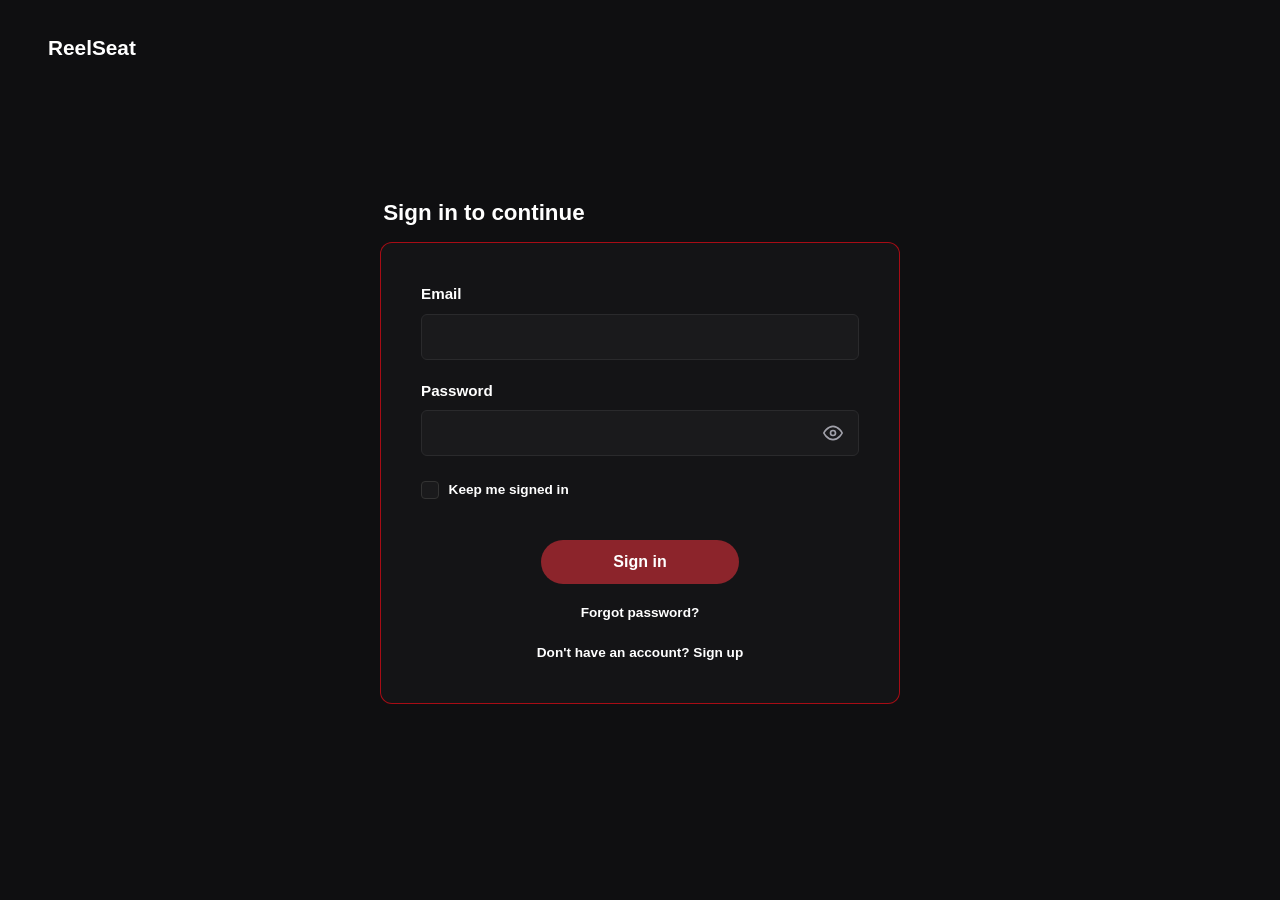
<file: index.html>
<!doctype html>
<html lang="en">
  <head>
    <meta charset="UTF-8" />
    <meta name="viewport" content="width=device-width, initial-scale=1.0" />
    <title>Sign In - ReelSeat</title>
    <link rel="stylesheet" href="assets/css/global.css" />
    <link rel="stylesheet" href="assets/css/auth.css" />
  </head>
  <body class="auth-layout">
    <!-- Minimal Header for Authentication Screens -->
    <header class="auth-header">
      <a href="movies.html" class="nav-brand">
        <span class="logo-text">ReelSeat</span>
      </a>
    </header>

    <!-- Central Authentication Container -->
    <main class="auth-main">
      <div class="auth-container">
        <h2 class="auth-title">Sign in to continue</h2>

        <div class="auth-box">
          <form id="loginForm">
            <!-- Email Input Field -->
            <div class="input-group">
              <label for="email">Email</label>
              <input type="email" id="email" required />
            </div>

            <!-- Password Input Field with Visibility Toggle Button -->
            <div class="input-group">
              <label for="password">Password</label>
              <div class="password-wrapper">
                <input type="password" id="password" required />
                <button
                  type="button"
                  class="eye-icon"
                  aria-label="Toggle password visibility"
                >
                  <svg
                    width="20"
                    height="20"
                    viewBox="0 0 24 24"
                    fill="none"
                    stroke="currentColor"
                    stroke-width="2"
                  >
                    <path
                      d="M1 12s4-8 11-8 11 8 11 8-4 8-11 8-11-8-11-8z"
                    ></path>
                    <circle cx="12" cy="12" r="3"></circle>
                  </svg>
                </button>
              </div>
            </div>

            <!-- Remember Me Control -->
            <div class="checkbox-group">
              <input type="checkbox" id="remember" />
              <label for="remember">Keep me signed in</label>
            </div>

            <!-- Submit and Link Actions -->
            <div class="form-actions">
              <button type="submit" class="btn-primary auth-submit">
                Sign in
              </button>
              <a href="#" class="forgot-link">Forgot password?</a>
              <p class="signup-prompt">
                Don't have an account?
                <a href="#" class="signup-link">Sign up</a>
              </p>
            </div>
          </form>
        </div>
      </div>
    </main>
  </body>
</html>
</file>
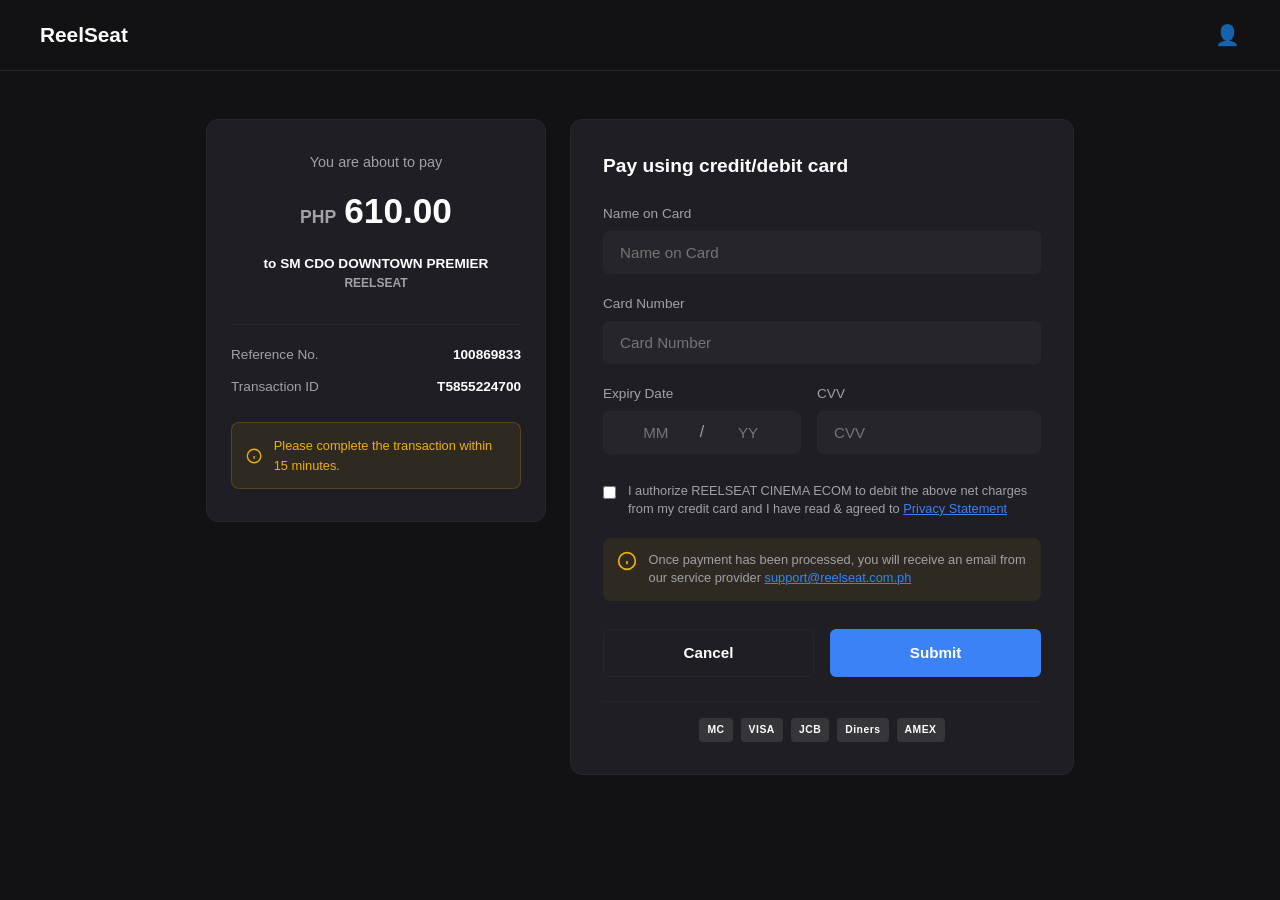
<file: card-payment.html>
<!doctype html>
<html lang="en">
  <head>
    <meta charset="UTF-8" />
    <meta name="viewport" content="width=device-width, initial-scale=1.0" />
    <title>Credit/Debit Card Payment - ReelSeat</title>
    <link rel="stylesheet" href="assets/css/global.css" />
    <link rel="stylesheet" href="assets/css/card-payment.css" />
  </head>
  <body>
    <!-- ==========================================
         TOP NAVIGATION HEADER
         Appears across all payment/checkout pages
         ========================================== -->

    <header class="navbar">
      <a href="movies.html" class="nav-brand">
        <span class="logo-text">ReelSeat</span>
      </a>
      <div class="nav-icons">
        <button class="icon-btn" aria-label="Profile">👤</button>
      </div>
    </header>

    <!-- ==========================================
         MAIN CHECKOUT CONTAINER
         Split layout: Left summary box & Right payment form
         ========================================== -->

    <main class="checkout-wrapper">
      <div class="checkout-grid">
        <!-- LEFT PANEL: Order Reference & Expiry Timer -->
        <aside class="summary-box">
          <p class="pay-notice">You are about to pay</p>
          <div class="total-price-tag">
            <span class="currency">PHP</span>
            <span class="price-val">610.00</span>
          </div>
          <p class="merchant-name">
            to SM CDO DOWNTOWN PREMIER<br />
            <span class="sub-merchant">REELSEAT</span>
          </p>

          <!-- Unique IDs for database reference lookup -->
          <div class="meta-list">
            <div class="meta-row">
              <span>Reference No.</span>
              <strong>100869833</strong>
            </div>
            <div class="meta-row">
              <span>Transaction ID</span>
              <strong>T5855224700</strong>
            </div>
          </div>

          <!-- Countdown Notice: Keeps users aware of hold time on seats -->
          <div class="timer-warning">
            <svg
              class="info-icon"
              width="20"
              height="20"
              viewBox="0 0 24 24"
              fill="none"
              stroke="currentColor"
              stroke-width="2"
            >
              <circle cx="12" cy="12" r="10"></circle>
              <line x1="12" y1="16" x2="12" y2="12"></line>
              <line x1="12" y1="8" x2="12.01" y2="8"></line>
            </svg>
            <span>Please complete the transaction within 15 minutes.</span>
          </div>
        </aside>

        <!-- RIGHT PANEL: Credit/Debit Card Input Form -->
        <section class="form-box">
          <h2 class="form-heading">Pay using credit/debit card</h2>

          <form action="#" class="card-form">
            <!-- Cardholder Name -->
            <div class="form-group">
              <label for="cardName">Name on Card</label>
              <input
                type="text"
                id="cardName"
                placeholder="Name on Card"
                required
              />
            </div>

            <!-- Card Number Field (16-19 Digits) -->
            <div class="form-group">
              <label for="cardNumber">Card Number</label>
              <input
                type="text"
                id="cardNumber"
                placeholder="Card Number"
                maxlength="19"
                pattern="\d{16,19}"
                title="Card number must be 16 to 19 digits"
                required
              />
            </div>

            <!-- Expiry & CVV Input Row -->
            <div class="form-row-dual">
              <div class="form-group">
                <label>Expiry Date</label>
                <div class="expiry-inputs">
                  <input type="text" placeholder="MM" maxlength="2" required />
                  <span class="slash">/</span>
                  <input type="text" placeholder="YY" maxlength="2" required />
                </div>
              </div>

              <div class="form-group">
                <label for="cvv">CVV</label>
                <input
                  type="password"
                  id="cvv"
                  placeholder="CVV"
                  maxlength="4"
                  pattern="\d{3,4}"
                  title="3 or 4 digit security code"
                  required
                />
              </div>
            </div>

            <!-- User Consent & Terms Box -->
            <div class="checkbox-row">
              <input type="checkbox" id="authConsent" required />
              <label for="authConsent">
                I authorize REELSEAT CINEMA ECOM to debit the above net charges
                from my credit card and I have read & agreed to
                <a href="#" class="inline-link">Privacy Statement</a>
              </label>
            </div>

            <!-- Service Confirmation Note -->
            <div class="info-callout">
              <svg
                class="info-icon"
                width="20"
                height="20"
                viewBox="0 0 24 24"
                fill="none"
                stroke="currentColor"
                stroke-width="2"
              >
                <circle cx="12" cy="12" r="10"></circle>
                <line x1="12" y1="16" x2="12" y2="12"></line>
                <line x1="12" y1="8" x2="12.01" y2="8"></line>
              </svg>
              <span
                >Once payment has been processed, you will receive an email from
                our service provider
                <a href="mailto:support@reelseat.com.ph" class="inline-link"
                  >support@reelseat.com.ph</a
                ></span
              >
            </div>

            <!-- Form Action Controls -->
            <div class="form-actions">
              <a href="payment.html" class="btn-cancel">Cancel</a>
              <button type="submit" class="btn-submit">Submit</button>
            </div>
          </form>

          <!-- Accepted Payment Network Icons -->
          <div class="accepted-cards">
            <span class="card-badge mastercard">MC</span>
            <span class="card-badge visa">VISA</span>
            <span class="card-badge jcb">JCB</span>
            <span class="card-badge diners">Diners</span>
            <span class="card-badge amex">AMEX</span>
          </div>
        </section>
      </div>
    </main>
  </body>
</html>
</file>
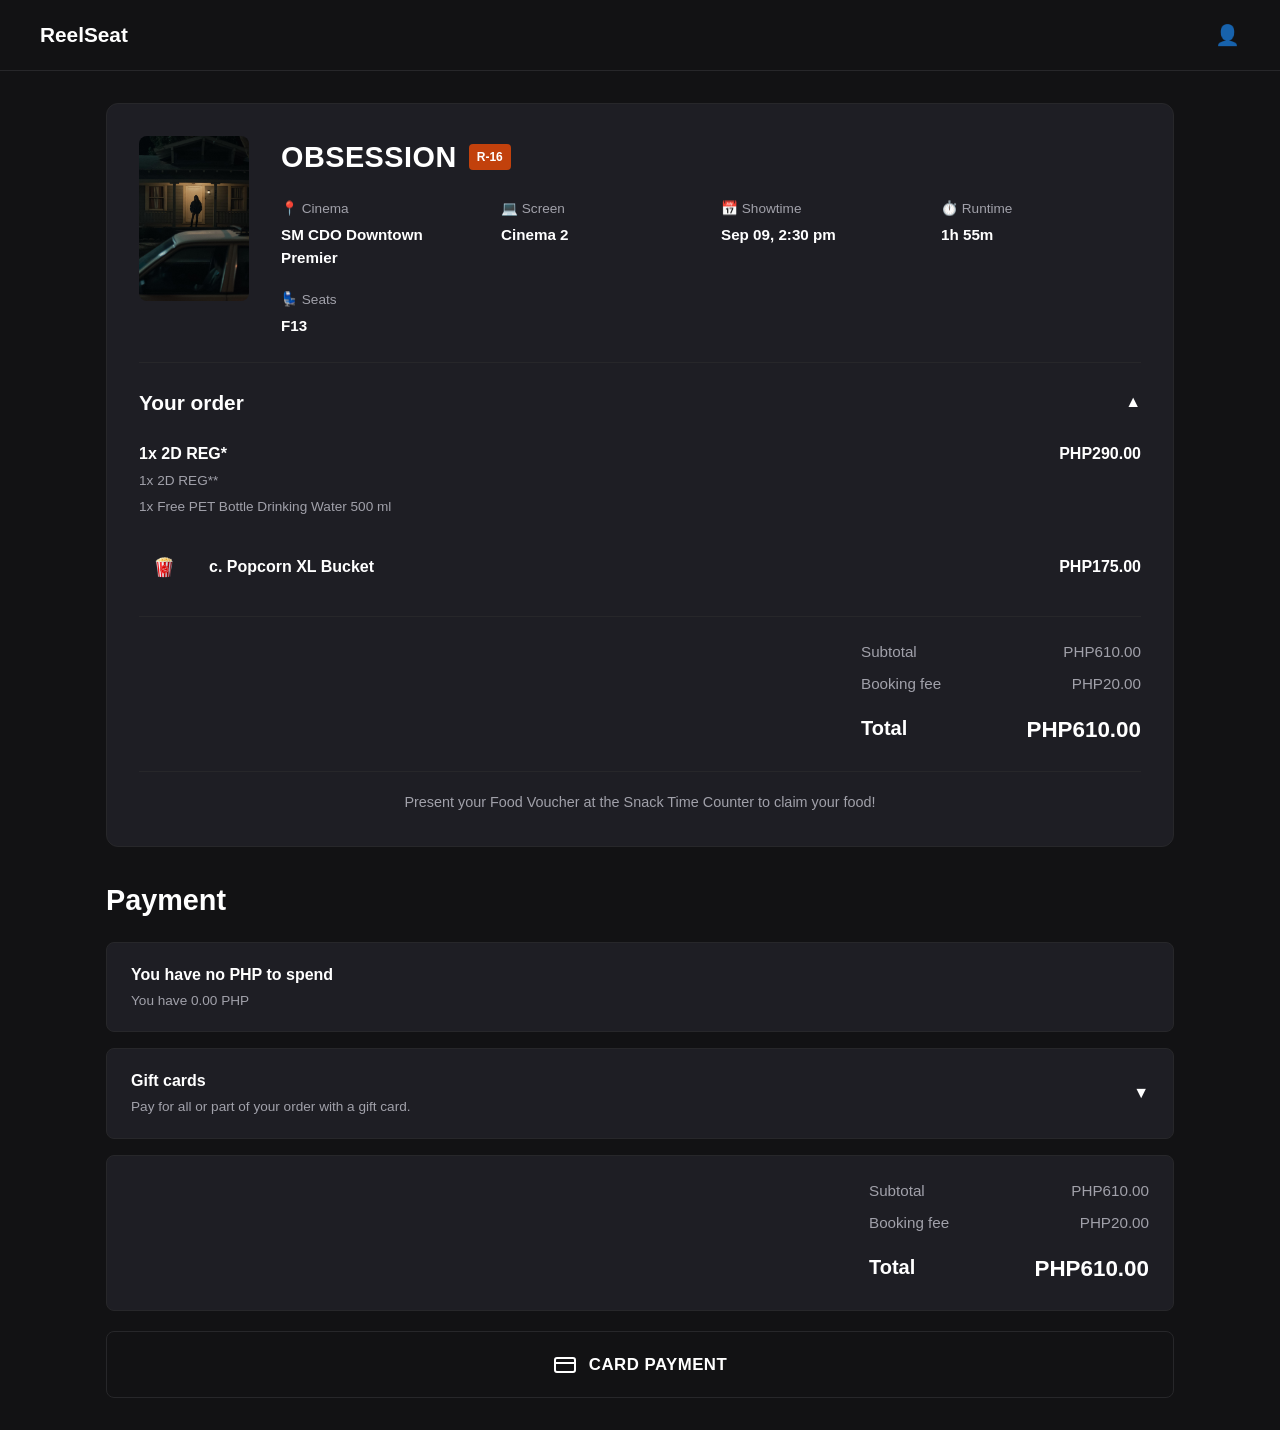
<file: checkout-detail.html>
<!doctype html>
<html lang="en">
  <head>
    <meta charset="UTF-8" />
    <meta name="viewport" content="width=device-width, initial-scale=1.0" />
    <title>Checkout & Payment - ReelSeat</title>
    <link rel="stylesheet" href="assets/css/global.css" />
    <link rel="stylesheet" href="assets/css/checkout-detail.css" />
  </head>
  <body>
    <!-- Top Navigation Header -->
    <header class="navbar">
      <a href="movies.html" class="nav-brand">
        <span class="logo-text">ReelSeat</span>
      </a>
      <div class="nav-icons">
        <button class="icon-btn" aria-label="Profile">👤</button>
      </div>
    </header>

    <main class="payment-container">
      <!-- ==========================================
           SECTION 1: BOOKING & ITEM SUMMARY
           Displays chosen movie, showtime, and seat details
           ========================================== -->
      <section class="summary-card">
        <div class="summary-header">
          <div class="summary-poster">
            <img src="assets/images/obsession-banner.jpeg" alt="OBSESSION" />
          </div>

          <div class="summary-details">
            <div class="summary-title-row">
              <h2 class="summary-title">OBSESSION</h2>
              <span class="age-badge">R-16</span>
            </div>

            <!-- Key Movie Metadata Block -->
            <div class="info-grid">
              <div class="info-item">
                <span class="info-label">📍 Cinema</span>
                <span class="info-value">SM CDO Downtown Premier</span>
              </div>
              <div class="info-item">
                <span class="info-label">💻 Screen</span>
                <span class="info-value">Cinema 2</span>
              </div>
              <div class="info-item">
                <span class="info-label">📅 Showtime</span>
                <span class="info-value">Sep 09, 2:30 pm</span>
              </div>
              <div class="info-item">
                <span class="info-label">⏱️ Runtime</span>
                <span class="info-value">1h 55m</span>
              </div>
              <div class="info-item">
                <span class="info-label">💺 Seats</span>
                <span class="info-value">F13</span>
              </div>
            </div>
          </div>
        </div>

        <!-- Order Items Breakdown (Tickets + Snacks) -->
        <div class="order-details-box">
          <div class="order-header">
            <h3>Your order</h3>
            <span class="chevron">▲</span>
          </div>

          <div class="order-items-list">
            <!-- Ticket Item Row -->
            <div class="order-item-row">
              <div class="item-desc">
                <span class="item-name">1x 2D REG*</span>
                <small class="muted-text">1x 2D REG**</small>
                <small class="muted-text"
                  >1x Free PET Bottle Drinking Water 500 ml</small
                >
              </div>
              <span class="item-amount">PHP290.00</span>
            </div>

            <!-- Selected Food Item Row -->
            <div class="order-item-row snack-item">
              <div class="snack-info">
                <img
                  src="assets/images/popcorn-large.png"
                  alt="Popcorn XL Bucket"
                  class="order-snack-img"
                />
                <span class="item-name">c. Popcorn XL Bucket</span>
              </div>
              <span class="item-amount">PHP175.00</span>
            </div>
          </div>

          <!-- Total Price Calculation Display -->
          <div class="pricing-summary">
            <div class="price-row">
              <span>Subtotal</span>
              <span>PHP610.00</span>
            </div>
            <div class="price-row">
              <span>Booking fee</span>
              <span>PHP20.00</span>
            </div>
            <div class="price-row total">
              <span>Total</span>
              <span class="total-amount">PHP610.00</span>
            </div>
          </div>

          <div class="voucher-footer-notice">
            Present your Food Voucher at the Snack Time Counter to claim your
            food!
          </div>
        </div>
      </section>

      <!-- ==========================================
           SECTION 2: PAYMENT METHOD ENTRY
           ========================================== -->
      <section class="payment-options-section">
        <h1 class="section-title">Payment</h1>

        <div class="option-box balance-box">
          <p class="box-title">You have no PHP to spend</p>
          <p class="box-subtext">You have 0.00 PHP</p>
        </div>

        <!-- Accordion for Gift Card Code Entry -->
        <div class="option-box gift-card-box">
          <div class="box-header">
            <div>
              <p class="box-title">Gift cards</p>
              <p class="box-subtext">
                Pay for all or part of your order with a gift card.
              </p>
            </div>
            <span class="chevron">▼</span>
          </div>
        </div>

        <!-- Sticky Total Box -->
        <div class="payment-breakdown-card">
          <div class="price-row">
            <span>Subtotal</span>
            <span>PHP610.00</span>
          </div>
          <div class="price-row">
            <span>Booking fee</span>
            <span>PHP20.00</span>
          </div>
          <div class="price-row total">
            <span>Total</span>
            <span class="total-amount">PHP610.00</span>
          </div>
        </div>

        <!-- Redirect Link to Primary Gateway -->
        <a
          href="payment.html"
          class="btn-card-payment"
          style="text-decoration: none"
        >
          <svg
            width="24"
            height="24"
            viewBox="0 0 24 24"
            fill="none"
            stroke="currentColor"
            stroke-width="2"
            stroke-linecap="round"
            stroke-linejoin="round"
          >
            <rect x="2" y="5" width="20" height="14" rx="2"></rect>
            <line x1="2" y1="10" x2="22" y2="10"></line>
          </svg>
          CARD PAYMENT
        </a>
      </section>
    </main>
  </body>
</html>
</file>
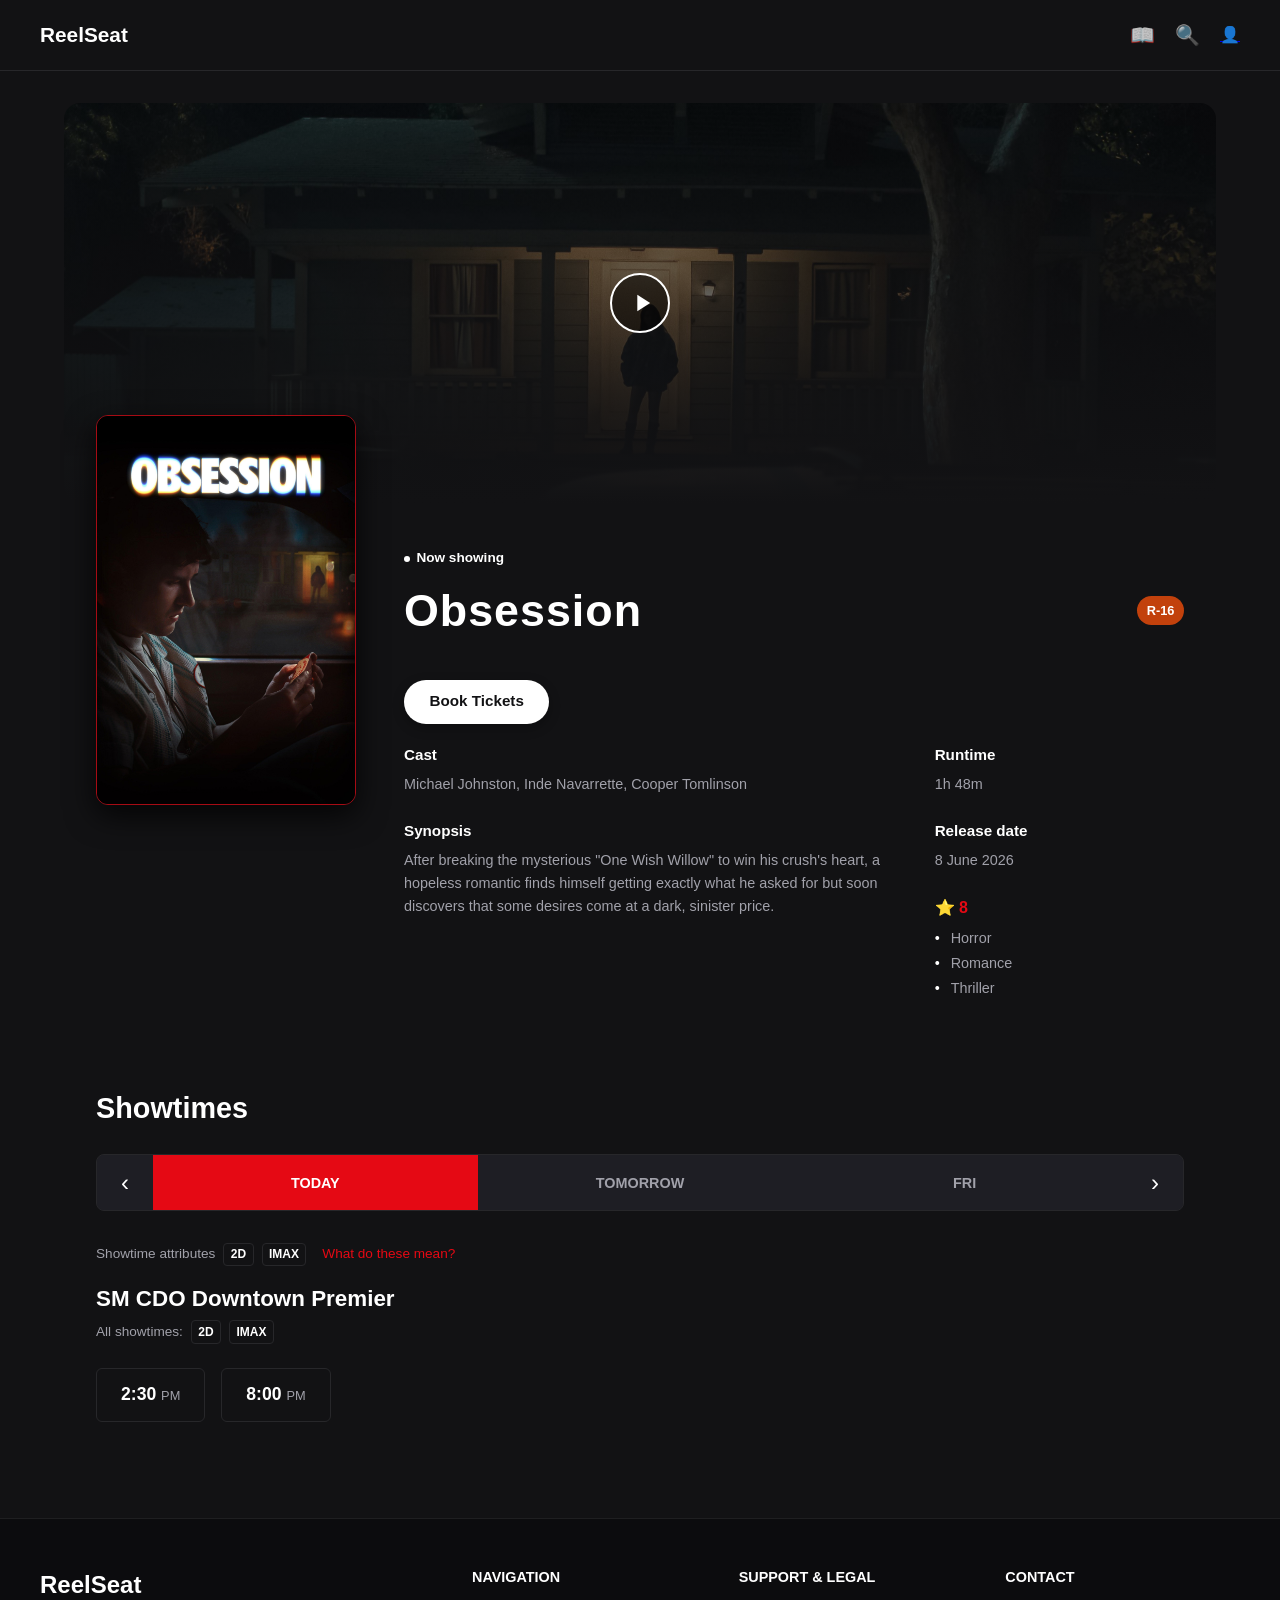
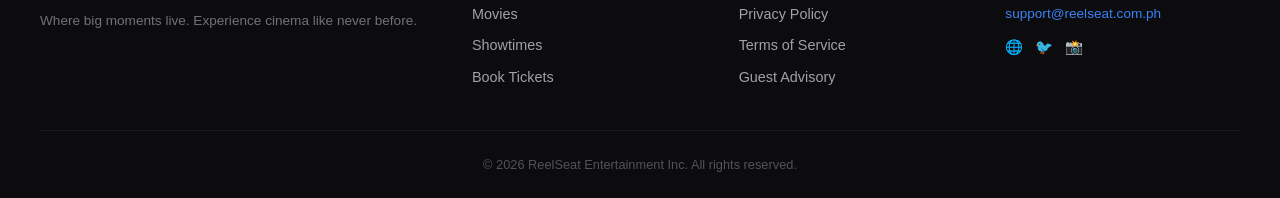
<file: movie-details.html>
<!doctype html>
<html lang="en">
  <head>
    <meta charset="UTF-8" />
    <meta name="viewport" content="width=device-width, initial-scale=1.0" />
    <title>OBSESSION - ReelSeat</title>
    <link rel="stylesheet" href="assets/css/global.css" />
    <link rel="stylesheet" href="assets/css/movie-details.css" />
    <script src="assets/js/global.js"></script>
  </head>
  <body>
    <!-- Top Navigation Bar -->
    <header class="navbar">
      <a href="movies.html" class="nav-brand">
        <span class="logo-text">ReelSeat</span>
      </a>
      <div class="nav-icons">
        <button class="icon-btn" aria-label="My Tickets">📖</button>
        <button class="icon-btn" aria-label="Search">🔍</button>
        <a href="index.html" class="profile-icon" aria-label="Profile">👤</a>
      </div>
    </header>

    <main class="main-content">
      <!-- ==========================================
           MOVIE HERO BACKDROP & TRAILER TRIGGER
           ========================================== -->
      <section
        class="movie-backdrop"
        style="
          background-image:
            linear-gradient(rgba(18, 18, 20, 0.3), rgba(18, 18, 20, 1)),
            url(&quot;assets/images/obsession-banner.jpeg&quot;);
        "
      >
        <button class="play-trailer-btn" aria-label="Play Trailer">
          <svg viewBox="0 0 24 24" fill="currentColor">
            <path d="M8 5v14l11-7z" />
          </svg>
        </button>
      </section>

      <!-- ==========================================
           MAIN MOVIE INFORMATIONAL GRID
           ========================================== -->
      <section class="movie-layout">
        <!-- Overlapping Poster Thumbnail Column -->
        <div class="poster-column">
          <div class="detail-poster-wrapper">
            <img src="assets/images/obsession.jpeg" alt="Obsession" />
          </div>
        </div>

        <!-- Detailed Description Column -->
        <div class="info-column">
          <div class="movie-header">
            <span class="now-showing-tag"
              ><span class="dot"></span> Now showing</span
            >
            <div class="title-row">
              <h1 class="detail-title">Obsession</h1>
              <span class="age-rating">R-16</span>
            </div>
            <a href="#showtimes" class="btn-primary book-btn">Book Tickets</a>
          </div>

          <div class="details-grid">
            <!-- Cast & Synopsis Block -->
            <div class="details-left">
              <div class="info-block">
                <h3>Cast</h3>
                <p>Michael Johnston, Inde Navarrette, Cooper Tomlinson</p>
              </div>
              <div class="info-block">
                <h3>Synopsis</h3>
                <p>
                  After breaking the mysterious "One Wish Willow" to win his
                  crush's heart, a hopeless romantic finds himself getting
                  exactly what he asked for but soon discovers that some desires
                  come at a dark, sinister price.
                </p>
              </div>
            </div>

            <!-- Runtime, Rating & Genres -->
            <div class="details-right">
              <div class="info-block">
                <h3>Runtime</h3>
                <p>1h 48m</p>
              </div>
              <div class="info-block">
                <h3>Release date</h3>
                <p>8 June 2026</p>
              </div>
              <div class="info-block tags-block">
                <span class="star-rating">⭐ 8</span>
                <ul class="genre-list">
                  <li>Horror</li>
                  <li>Romance</li>
                  <li>Thriller</li>
                </ul>
              </div>
            </div>
          </div>
        </div>
      </section>

      <!-- ==========================================
           SHOWTIME SELECTION SECTION
           ========================================== -->
      <section class="showtimes-section" id="showtimes">
        <h2 class="section-title">Showtimes</h2>

        <!-- Interactive Date Picker Strip -->
        <div class="date-picker-strip">
          <button class="arrow-btn">&lsaquo;</button>
          <button class="date-tab active">TODAY</button>
          <button class="date-tab">TOMORROW</button>
          <button class="date-tab">FRI</button>
          <button class="arrow-btn">&rsaquo;</button>
        </div>

        <!-- Cinema Hall Listing & Time Slots -->
        <div class="cinema-block">
          <div class="cinema-meta">
            <span class="attributes"
              >Showtime attributes <span class="badge">2D</span>
              <span class="badge">IMAX</span></span
            >
            <a
              href="https://www.google.com/search?q=what+is+2d+and+imax"
              target="_blank"
              class="help-link"
              >What do these mean?</a
            >
          </div>

          <h3 class="cinema-name">SM CDO Downtown Premier</h3>
          <p class="all-showtimes">
            All showtimes: <span class="badge">2D</span>
            <span class="badge">IMAX</span>
          </p>

          <!-- Selectable Time Slot Buttons -->
          <div class="time-slots-grid">
            <a
              href="ticket-selection.html"
              class="time-slot"
              style="text-decoration: none; display: inline-block"
              >2:30 <span>PM</span></a
            >
            <button class="time-slot">8:00 <span>PM</span></button>
          </div>
        </div>
      </section>
    </main>
    <div id="site-footer"></div>
  </body>
</html>
</file>
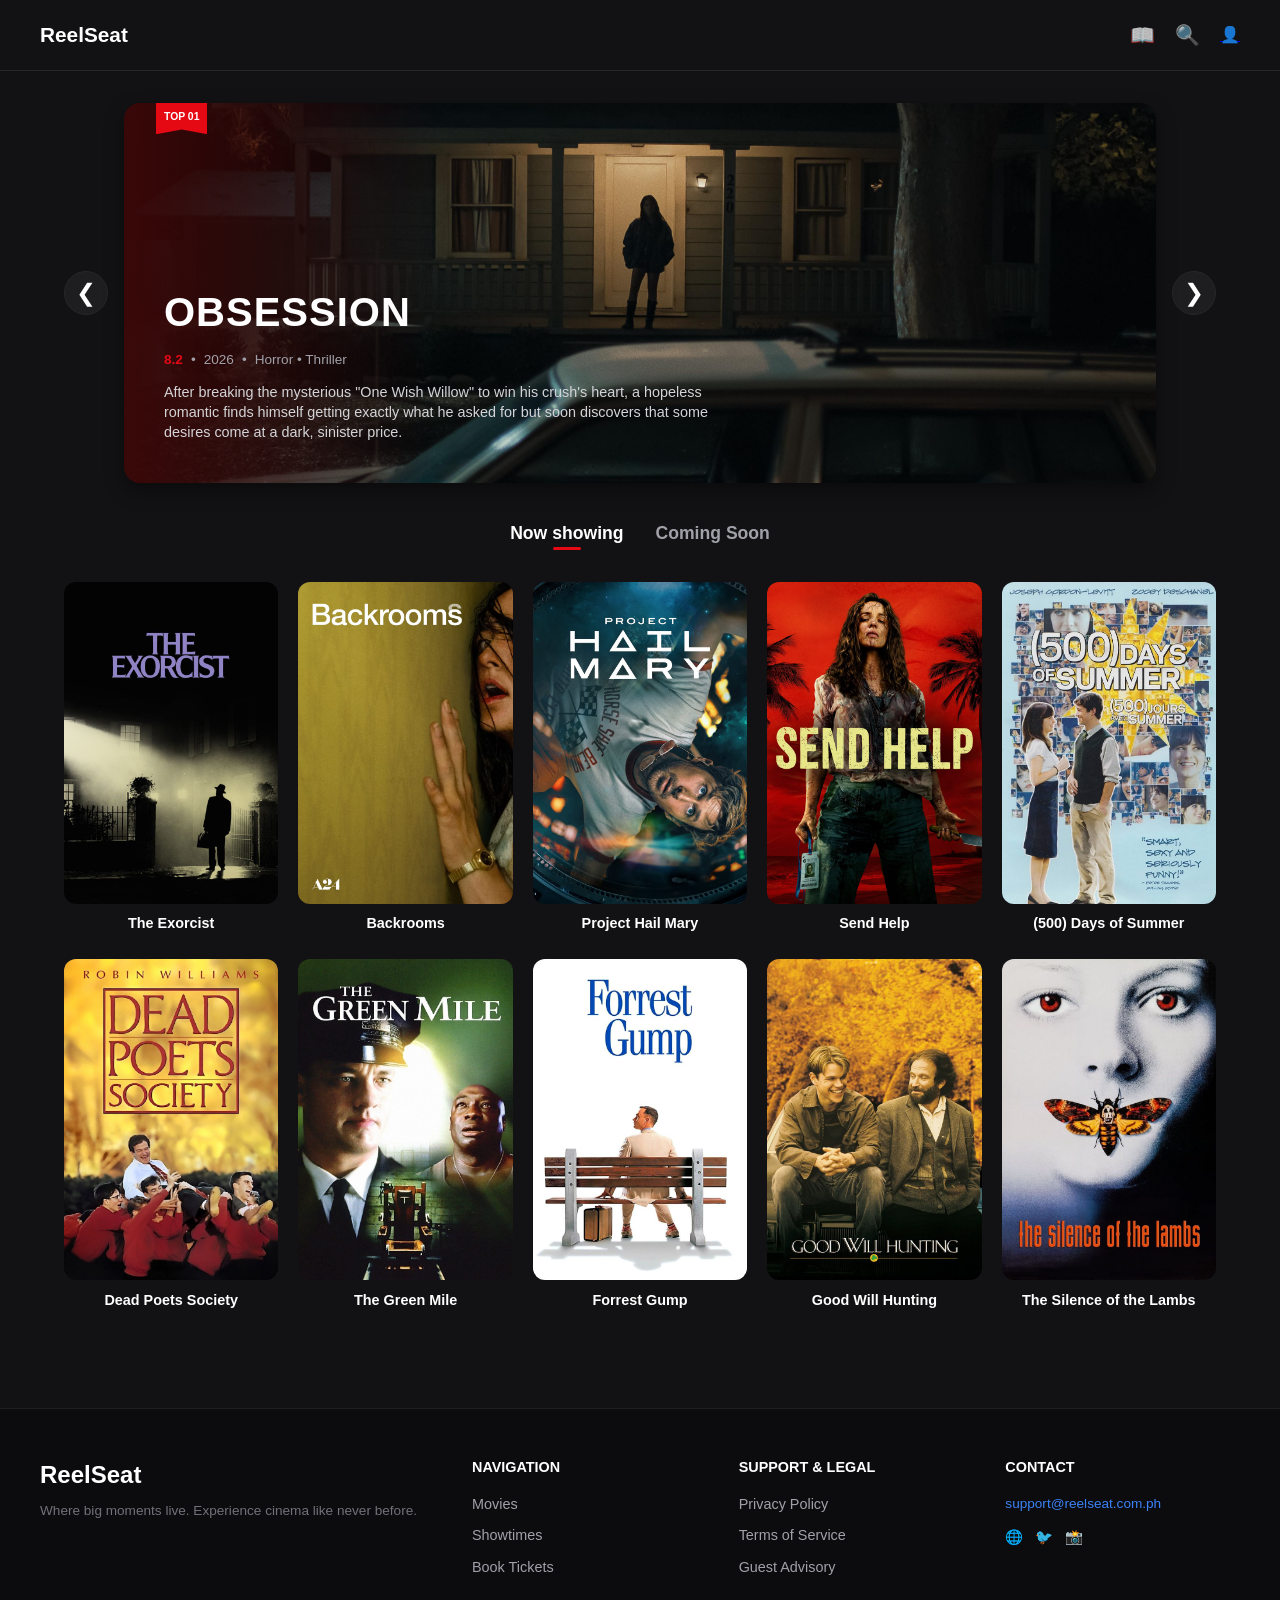
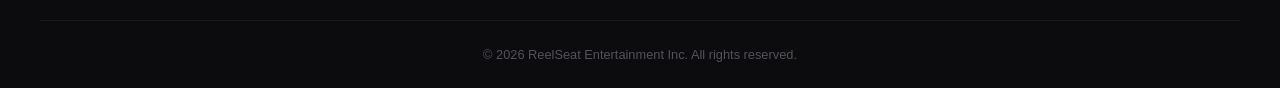
<file: movies.html>
<!doctype html>
<html lang="en">
  <head>
    <meta charset="UTF-8" />
    <meta name="viewport" content="width=device-width, initial-scale=1.0" />
    <title>Our Cinema's Home Page - ReelSeat</title>
    <link rel="stylesheet" href="assets/css/global.css" />
    <link rel="stylesheet" href="assets/css/movies.css" />
    <script src="assets/js/global.js"></script>
  </head>
  <body>
    <!-- Main Top Navigation -->
    <header class="navbar">
      <a href="movies.html" class="nav-brand">
        <span class="logo-text">ReelSeat</span>
      </a>
      <div class="nav-icons">
        <button class="icon-btn" aria-label="My Tickets">📖</button>
        <button class="icon-btn" aria-label="Search">🔍</button>
        <a href="index.html" class="profile-icon" aria-label="Profile">👤</a>
      </div>
    </header>

    <main class="main-content">
      <!-- ==========================================
           HERO FEATURED CAROUSEL
           Highlights the #1 featured movie
           ========================================== -->
      <section class="hero-carousel">
        <button class="carousel-arrow prev-btn" aria-label="Previous Movie">
          &#10094;
        </button>

        <div
          class="hero-card"
          style="
            background-image:
              linear-gradient(
                to right,
                rgba(59, 7, 7, 0.95) 1%,
                transparent 30%
              ),
              url(&quot;assets/images/obsession-banner.jpeg&quot;);
          "
        >
          <span class="top-badge">TOP 01</span>

          <div class="hero-info">
            <h1 class="movie-title">OBSESSION</h1>
            <div class="movie-meta">
              <span class="rating">8.2</span>
              <span class="dot">•</span>
              <span class="year">2026</span>
              <span class="dot">•</span>
              <span class="genre">Horror • Thriller</span>
            </div>
            <p class="synopsis">
              After breaking the mysterious "One Wish Willow" to win his crush's
              heart, a hopeless romantic finds himself getting exactly what he
              asked for but soon discovers that some desires come at a dark,
              sinister price.
            </p>
          </div>
        </div>

        <button class="carousel-arrow next-btn" aria-label="Next Movie">
          &#10095;
        </button>
      </section>

      <!-- ==========================================
           CATALOG GRID SECTION
           Shows list of movies with dynamic tab filtering
           ========================================== -->
      <section class="catalog-section">
        <!-- Category Tab Selection -->
        <div class="tab-navigation">
          <button class="tab-btn active" data-tab="now-showing">
            Now showing
          </button>
          <button class="tab-btn" data-tab="coming-soon">Coming Soon</button>
        </div>

        <!-- 10-Item Responsive Movie Grid -->
        <div class="movie-grid" id="movie-grid">
          <a href="movie-details.html?id=exorcist" class="movie-card">
            <div class="poster-wrapper">
              <img src="assets/images/exorcist.jpg" alt="The Exorcist" />
            </div>
            <span class="movie-card-title">The Exorcist</span>
          </a>

          <a href="movie-details.html?id=backrooms" class="movie-card">
            <div class="poster-wrapper">
              <img src="assets/images/backrooms.jpg" alt="Backrooms" />
            </div>
            <span class="movie-card-title">Backrooms</span>
          </a>

          <a href="movie-details.html?id=hail-mary" class="movie-card">
            <div class="poster-wrapper">
              <img src="assets/images/hail-mary.jpg" alt="Project Hail Mary" />
            </div>
            <span class="movie-card-title">Project Hail Mary</span>
          </a>

          <a href="movie-details.html?id=send-help" class="movie-card">
            <div class="poster-wrapper">
              <img src="assets/images/send-help.jpg" alt="Send Help" />
            </div>
            <span class="movie-card-title">Send Help</span>
          </a>

          <a href="movie-details.html?id=500-days" class="movie-card">
            <div class="poster-wrapper">
              <img
                src="assets/images/500-days.jpg"
                alt="(500) Days of Summer"
              />
            </div>
            <span class="movie-card-title">(500) Days of Summer</span>
          </a>

          <a href="movie-details.html?id=dead-poets" class="movie-card">
            <div class="poster-wrapper">
              <img
                src="assets/images/dead-poets.jpg"
                alt="Dead Poets Society"
              />
            </div>
            <span class="movie-card-title">Dead Poets Society</span>
          </a>

          <a href="movie-details.html?id=green-mile" class="movie-card">
            <div class="poster-wrapper">
              <img src="assets/images/green-mile.jpg" alt="The Green Mile" />
            </div>
            <span class="movie-card-title">The Green Mile</span>
          </a>

          <a href="movie-details.html?id=forrest-gump" class="movie-card">
            <div class="poster-wrapper">
              <img src="assets/images/forrest-gump.jpg" alt="Forrest Gump" />
            </div>
            <span class="movie-card-title">Forrest Gump</span>
          </a>

          <a href="movie-details.html?id=good-will-hunting" class="movie-card">
            <div class="poster-wrapper">
              <img
                src="assets/images/good-will-hunting.jpg"
                alt="Good Will Hunting"
              />
            </div>
            <span class="movie-card-title">Good Will Hunting</span>
          </a>

          <a href="movie-details.html?id=silence-of-lambs" class="movie-card">
            <div class="poster-wrapper">
              <img
                src="assets/images/silence-of-lambs.jpg"
                alt="The Silence of the Lambs"
              />
            </div>
            <span class="movie-card-title">The Silence of the Lambs</span>
          </a>
        </div>
      </section>
    </main>

    <script src="assets/js/store.js"></script>

    <div id="site-footer"></div>
  </body>
</html>
</file>
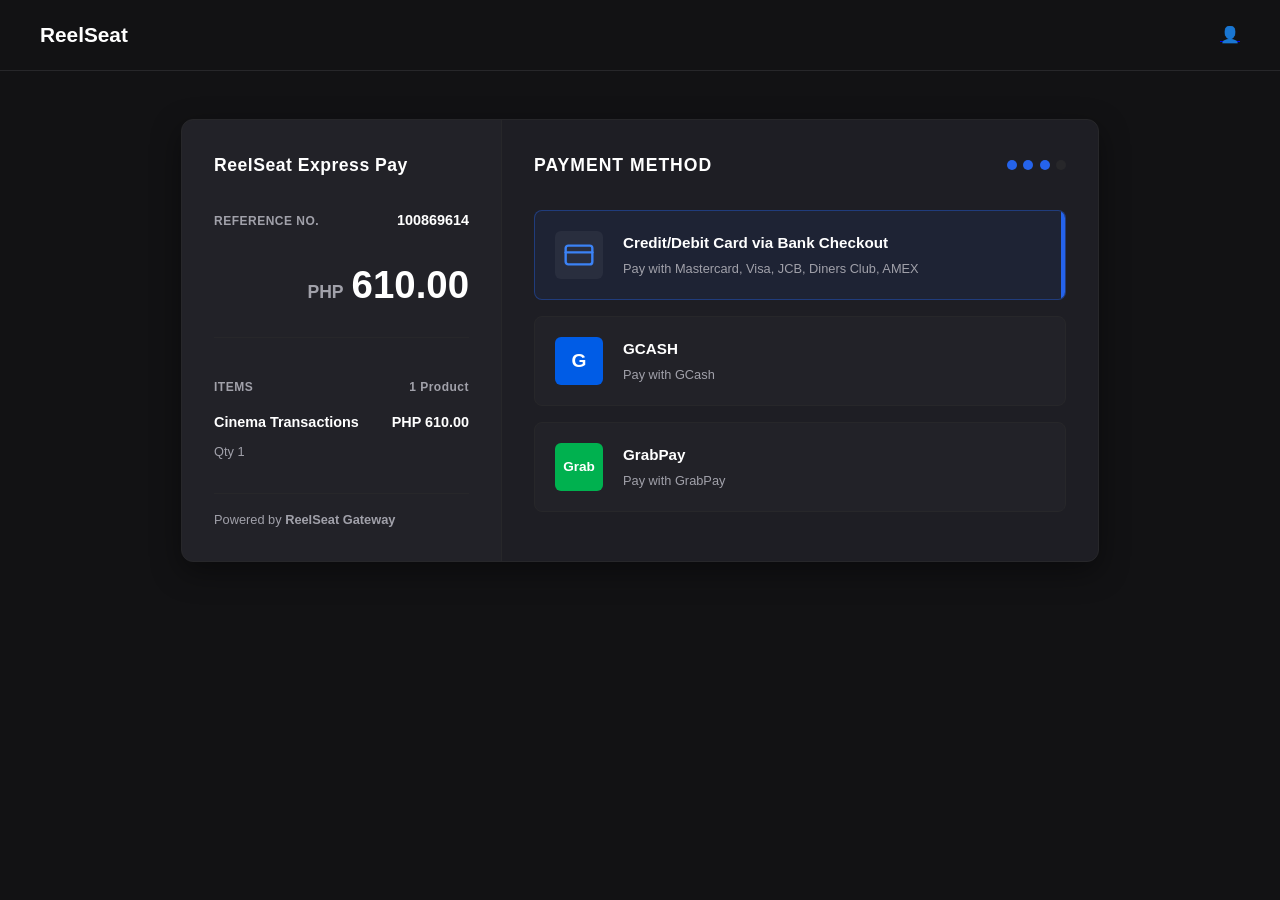
<file: payment.html>
<!doctype html>
<html lang="en">
  <head>
    <meta charset="UTF-8" />
    <meta name="viewport" content="width=device-width, initial-scale=1.0" />
    <title>Payment Gateway - ReelSeat</title>
    <link rel="stylesheet" href="assets/css/global.css" />
    <link rel="stylesheet" href="assets/css/payment.css" />
  </head>
  <body>
    <!-- Navigation Bar -->
    <header class="navbar">
      <a href="movies.html" class="nav-brand">
        <span class="logo-text">ReelSeat</span>
      </a>
      <div class="nav-icons">
        <a href="index.html" class="profile-icon" aria-label="Profile">👤</a>
      </div>
    </header>

    <main class="payment-wrapper">
      <div class="gateway-card">
        <!-- ==========================================
             LEFT SIDEBAR: TRANSACTION OVERVIEW
             ========================================== -->
        <aside class="gateway-sidebar">
          <div class="brand-header">
            <span class="brand-tag">ReelSeat Express Pay</span>
          </div>

          <div class="ref-block">
            <span class="ref-label">REFERENCE NO.</span>
            <span class="ref-number">100869614</span>
          </div>

          <div class="amount-block">
            <span class="currency">PHP</span>
            <span class="amount">610.00</span>
          </div>

          <div class="items-summary">
            <div class="items-header">
              <span>ITEMS</span>
              <span class="item-count">1 Product</span>
            </div>
            <div class="item-details">
              <span class="item-name">Cinema Transactions</span>
              <span class="item-price">PHP 610.00</span>
            </div>
            <small class="item-qty">Qty 1</small>
          </div>

          <div class="gateway-footer">
            <span>Powered by <strong>ReelSeat Gateway</strong></span>
          </div>
        </aside>

        <!-- ==========================================
             RIGHT SECTION: SELECT PAYMENT METHOD
             ========================================== -->
        <section class="gateway-main">
          <div class="gateway-header">
            <h2>PAYMENT METHOD</h2>
            <div class="status-dots">
              <span class="dot active"></span>
              <span class="dot active"></span>
              <span class="dot active"></span>
              <span class="dot"></span>
            </div>
          </div>

          <div class="payment-methods-list">
            <!-- Method 1: Credit / Debit Card -->
            <a
              href="card-payment.html"
              class="method-card active"
              style="text-decoration: none"
            >
              <div class="method-icon-box">
                <svg
                  width="32"
                  height="32"
                  viewBox="0 0 24 24"
                  fill="none"
                  stroke="#3b82f6"
                  stroke-width="1.8"
                  stroke-linecap="round"
                  stroke-linejoin="round"
                >
                  <rect x="2" y="5" width="20" height="14" rx="2"></rect>
                  <line x1="2" y1="10" x2="22" y2="10"></line>
                </svg>
              </div>
              <div class="method-info">
                <span class="method-title"
                  >Credit/Debit Card via Bank Checkout</span
                >
                <span class="method-subtext"
                  >Pay with Mastercard, Visa, JCB, Diners Club, AMEX</span
                >
              </div>
              <div class="active-indicator"></div>
            </a>

            <!-- Method 2: GCash Mobile Wallet -->
            <label class="method-card">
              <input type="radio" name="payment_method" hidden />
              <div class="method-icon-box gcash-box">
                <span>G</span>
              </div>
              <div class="method-info">
                <span class="method-title">GCASH</span>
                <span class="method-subtext">Pay with GCash</span>
              </div>
              <div class="active-indicator"></div>
            </label>

            <!-- Method 3: GrabPay Mobile Wallet -->
            <label class="method-card">
              <input type="radio" name="payment_method" hidden />
              <div class="method-icon-box grab-box">
                <span>Grab</span>
              </div>
              <div class="method-info">
                <span class="method-title">GrabPay</span>
                <span class="method-subtext">Pay with GrabPay</span>
              </div>
              <div class="active-indicator"></div>
            </label>
          </div>
        </section>
      </div>
    </main>
  </body>
</html>
</file>
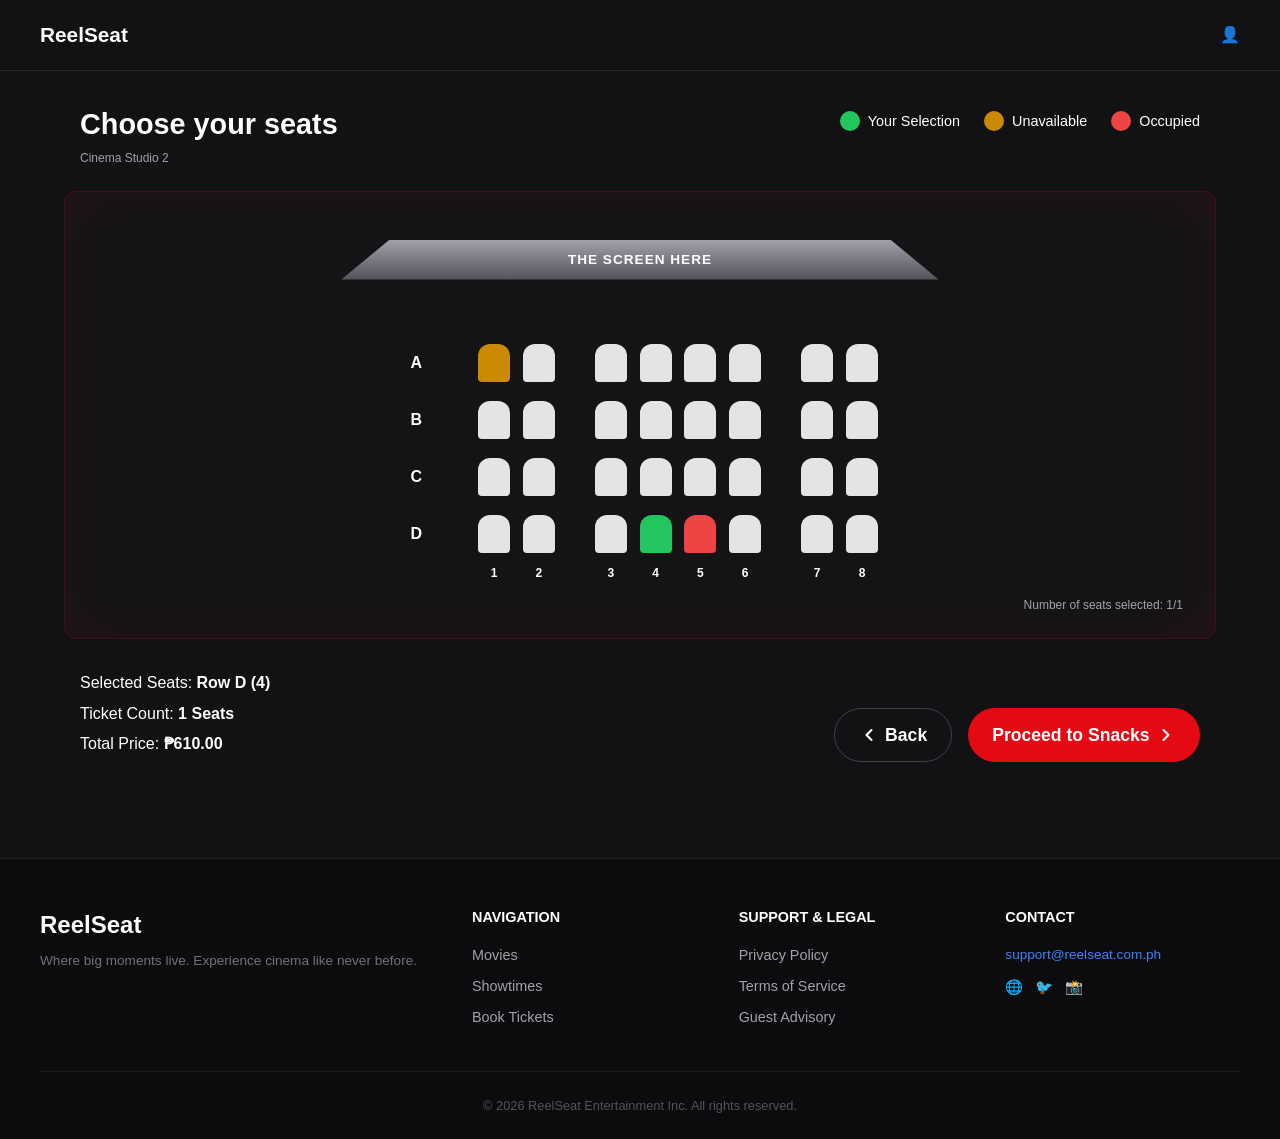
<file: seat-selection.html>
<!doctype html>
<html lang="en">
  <head>
    <meta charset="UTF-8" />
    <meta name="viewport" content="width=device-width, initial-scale=1.0" />
    <title>Choose your seats - ReelSeat</title>
    <link rel="stylesheet" href="assets/css/global.css" />
    <link rel="stylesheet" href="assets/css/seats.css" />
    <script src="assets/js/global.js"></script>
  </head>
  <body>
    <!-- Top Navigation Header -->
    <header class="navbar">
      <a href="movies.html" class="nav-brand">
        <span class="logo-text">ReelSeat</span>
      </a>
      <div class="nav-icons">
        <a href="index.html" class="profile-icon" aria-label="Profile">👤</a>
      </div>
    </header>

    <main class="main-content">
      <!-- ==========================================
           HEADER & SEAT AVAILABILITY LEGEND
           ========================================== -->
      <div class="seat-header-row">
        <div>
          <h1 class="page-title">Choose your seats</h1>
          <p class="cinema-subtitle">Cinema Studio 2</p>
        </div>
        <div class="seat-legend">
          <div class="legend-item">
            <span class="seat-swatch selected"></span> Your Selection
          </div>
          <div class="legend-item">
            <span class="seat-swatch unavailable"></span> Unavailable
          </div>
          <div class="legend-item">
            <span class="seat-swatch occupied"></span> Occupied
          </div>
        </div>
      </div>

      <!-- ==========================================
           CINEMA STAGE & INTERACTIVE SEAT MAP
           ========================================== -->
      <section class="cinema-stage">
        <div class="screen">THE SCREEN HERE</div>

        <div class="seat-map">
          <!-- Row A -->
          <div class="seat-row">
            <span class="row-label">A</span>
            <div class="seat-group">
              <button class="seat unavailable" aria-label="Seat A1"></button>
              <button class="seat available" aria-label="Seat A2"></button>
            </div>
            <div class="seat-group">
              <button class="seat available" aria-label="Seat A3"></button>
              <button class="seat available" aria-label="Seat A4"></button>
              <button class="seat available" aria-label="Seat A5"></button>
              <button class="seat available" aria-label="Seat A6"></button>
            </div>
            <div class="seat-group">
              <button class="seat available" aria-label="Seat A7"></button>
              <button class="seat available" aria-label="Seat A8"></button>
            </div>
          </div>

          <!-- Row B -->
          <div class="seat-row">
            <span class="row-label">B</span>
            <div class="seat-group">
              <button class="seat available" aria-label="Seat B1"></button>
              <button class="seat available" aria-label="Seat B2"></button>
            </div>
            <div class="seat-group">
              <button class="seat available" aria-label="Seat B3"></button>
              <button class="seat available" aria-label="Seat B4"></button>
              <button class="seat available" aria-label="Seat B5"></button>
              <button class="seat available" aria-label="Seat B6"></button>
            </div>
            <div class="seat-group">
              <button class="seat available" aria-label="Seat B7"></button>
              <button class="seat available" aria-label="Seat B8"></button>
            </div>
          </div>

          <!-- Row C -->
          <div class="seat-row">
            <span class="row-label">C</span>
            <div class="seat-group">
              <button class="seat available" aria-label="Seat C1"></button>
              <button class="seat available" aria-label="Seat C2"></button>
            </div>
            <div class="seat-group">
              <button class="seat available" aria-label="Seat C3"></button>
              <button class="seat available" aria-label="Seat C4"></button>
              <button class="seat available" aria-label="Seat C5"></button>
              <button class="seat available" aria-label="Seat C6"></button>
            </div>
            <div class="seat-group">
              <button class="seat available" aria-label="Seat C7"></button>
              <button class="seat available" aria-label="Seat C8"></button>
            </div>
          </div>

          <!-- Row D -->
          <div class="seat-row">
            <span class="row-label">D</span>
            <div class="seat-group">
              <button class="seat available" aria-label="Seat D1"></button>
              <button class="seat available" aria-label="Seat D2"></button>
            </div>
            <div class="seat-group">
              <button class="seat available" aria-label="Seat D3"></button>
              <button class="seat selected" aria-label="Seat D4"></button>
              <button
                class="seat occupied"
                disabled
                tabindex="-1"
                aria-disabled="true"
                aria-label="Seat D5 - Occupied"
              ></button>
              <button class="seat available" aria-label="Seat D6"></button>
            </div>
            <div class="seat-group">
              <button class="seat available" aria-label="Seat D7"></button>
              <button class="seat available" aria-label="Seat D8"></button>
            </div>
          </div>

          <!-- Alignment Column Numbers -->
          <div class="seat-row column-numbers">
            <span class="row-label"></span>
            <div class="seat-group">
              <span class="col-label">1</span>
              <span class="col-label">2</span>
            </div>
            <div class="seat-group">
              <span class="col-label">3</span>
              <span class="col-label">4</span>
              <span class="col-label">5</span>
              <span class="col-label">6</span>
            </div>
            <div class="seat-group">
              <span class="col-label">7</span>
              <span class="col-label">8</span>
            </div>
          </div>
        </div>

        <div class="selection-count">Number of seats selected: 1/1</div>
      </section>

      <!-- ==========================================
           FOOTER SUMMARY & NAVIGATION BUTTONS
           ========================================== -->
      <section class="booking-footer">
        <div class="summary-details">
          <p>Selected Seats: <span>Row D (4)</span></p>
          <p>Ticket Count: <span>1 Seats</span></p>
          <p>Total Price: <span>₱610.00</span></p>
        </div>

        <div class="action-buttons">
          <a href="movie-details.html" class="btn-back">
            <svg
              width="20"
              height="20"
              viewBox="0 0 24 24"
              fill="none"
              stroke="currentColor"
              stroke-width="2.5"
              stroke-linecap="round"
              stroke-linejoin="round"
            >
              <path d="M15 18l-6-6 6-6" />
            </svg>
            Back
          </a>
          <a href="snacks.html" class="btn-proceed">
            Proceed to Snacks
            <svg
              width="20"
              height="20"
              viewBox="0 0 24 24"
              fill="none"
              stroke="currentColor"
              stroke-width="2.5"
              stroke-linecap="round"
              stroke-linejoin="round"
            >
              <path d="M9 18l6-6-6-6" />
            </svg>
          </a>
        </div>
      </section>
    </main>
    <div id="site-footer"></div>
  </body>
</html>
</file>
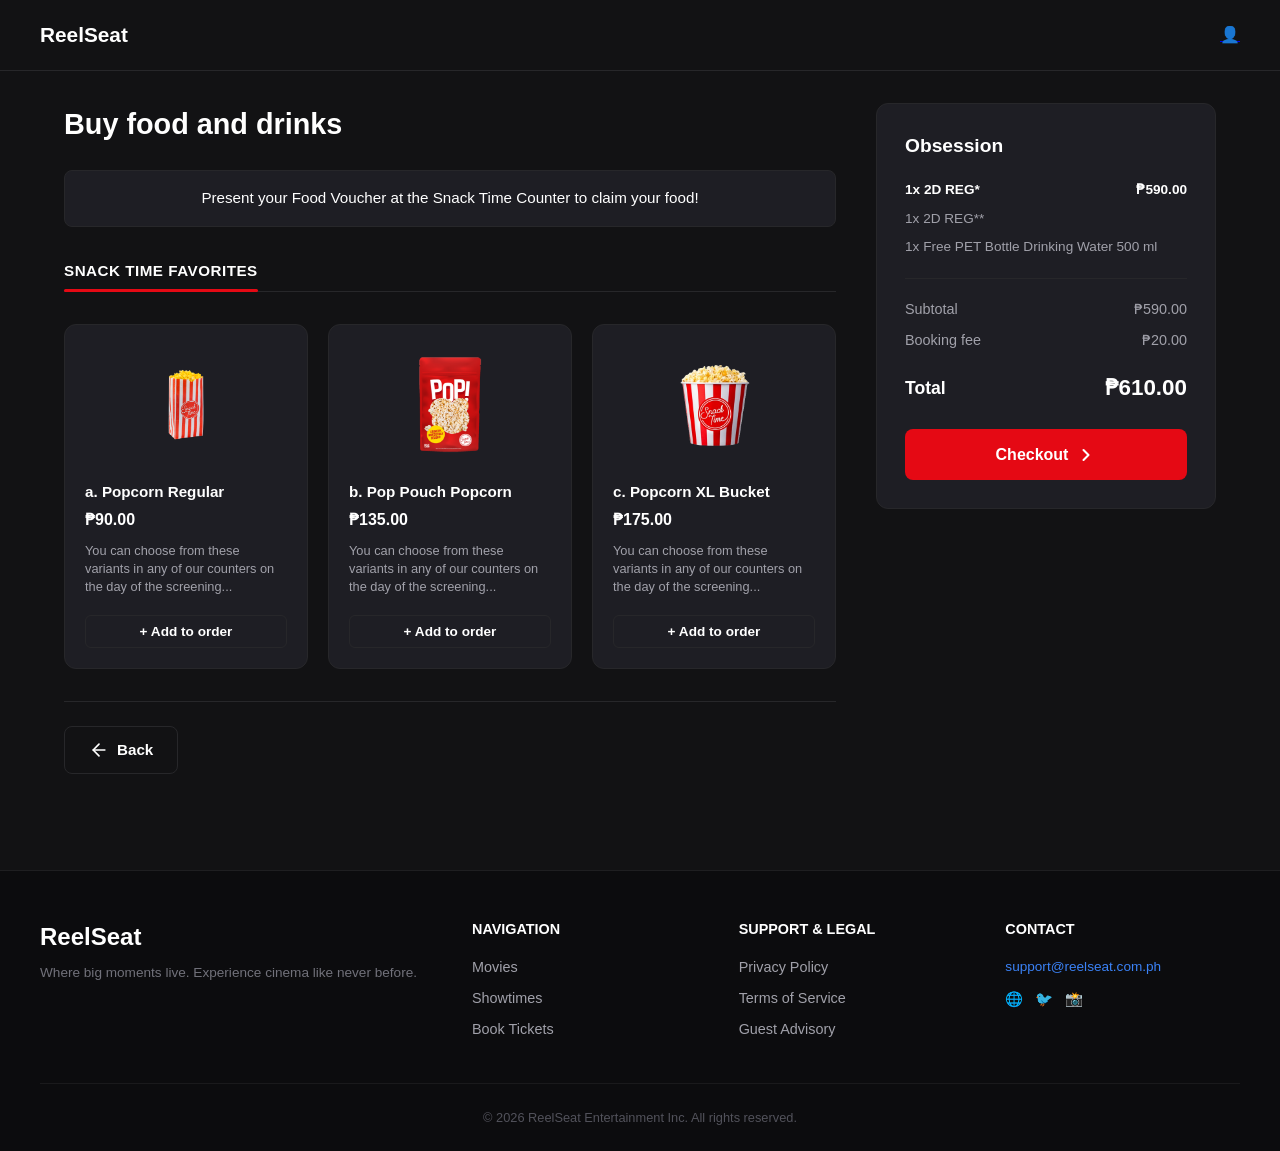
<file: snacks.html>
<!doctype html>
<html lang="en">
  <head>
    <meta charset="UTF-8" />
    <meta name="viewport" content="width=device-width, initial-scale=1.0" />
    <title>Buy Food & Drinks - ReelSeat</title>
    <link rel="stylesheet" href="assets/css/global.css" />
    <link rel="stylesheet" href="assets/css/snacks.css" />
    <script src="assets/js/global.js"></script>
  </head>
  <body>
    <!-- Top Navigation -->
    <header class="navbar">
      <a href="movies.html" class="nav-brand">
        <span class="logo-text">ReelSeat</span>
      </a>
      <div class="nav-icons">
        <a href="index.html" class="profile-icon" aria-label="Profile">👤</a>
      </div>
    </header>

    <main class="main-content">
      <div class="concessions-layout">
        <!-- ==========================================
             LEFT SECTION: CONCESSIONS CATALOG
             ========================================== -->
        <section class="concessions-main">
          <h1 class="page-title">Buy food and drinks</h1>

          <!-- Voucher Pickup Notice -->
          <div class="voucher-notice">
            Present your Food Voucher at the Snack Time Counter to claim your
            food!
          </div>

          <!-- Snack Category Tabs -->
          <div class="category-tabs">
            <button class="tab-btn active">SNACK TIME FAVORITES</button>
          </div>

          <!-- Food & Beverages Product Grid -->
          <div class="snacks-grid">
            <div class="snack-card">
              <div class="snack-image-wrapper">
                <img
                  src="assets/images/popcorn-regular.png"
                  alt="Popcorn Regular"
                />
              </div>
              <h3 class="snack-title">a. Popcorn Regular</h3>
              <p class="snack-price">₱90.00</p>
              <p class="snack-description">
                You can choose from these variants in any of our counters on the
                day of the screening...
              </p>
              <button class="btn-add-snack">+ Add to order</button>
            </div>

            <div class="snack-card">
              <div class="snack-image-wrapper">
                <img
                  src="assets/images/pop-pouch.png"
                  alt="Pop Pouch Popcorn"
                />
              </div>
              <h3 class="snack-title">b. Pop Pouch Popcorn</h3>
              <p class="snack-price">₱135.00</p>
              <p class="snack-description">
                You can choose from these variants in any of our counters on the
                day of the screening...
              </p>
              <button class="btn-add-snack">+ Add to order</button>
            </div>

            <div class="snack-card">
              <div class="snack-image-wrapper">
                <img
                  src="assets/images/popcorn-large.png"
                  alt="Popcorn XL Bucket"
                />
              </div>
              <h3 class="snack-title">c. Popcorn XL Bucket</h3>
              <p class="snack-price">₱175.00</p>
              <p class="snack-description">
                You can choose from these variants in any of our counters on the
                day of the screening...
              </p>
              <button class="btn-add-snack">+ Add to order</button>
            </div>
          </div>

          <!-- Navigation Control -->
          <div class="snacks-actions">
            <a href="seat-selection.html" class="btn-back">
              <svg
                width="20"
                height="20"
                viewBox="0 0 24 24"
                fill="none"
                stroke="currentColor"
                stroke-width="2"
                stroke-linecap="round"
                stroke-linejoin="round"
              >
                <line x1="19" y1="12" x2="5" y2="12"></line>
                <polyline points="12 19 5 12 12 5"></polyline>
              </svg>
              Back
            </a>
          </div>
        </section>

        <!-- ==========================================
             RIGHT SIDEBAR: LIVE CART & TICKET SUMMARY
             ========================================== -->
        <aside class="order-summary-sidebar">
          <div class="summary-card">
            <h2 class="summary-movie-title">Obsession</h2>

            <div class="itemized-list">
              <div class="summary-item">
                <span>1x 2D REG*</span>
                <span class="item-price">₱590.00</span>
              </div>
              <div class="summary-item muted">
                <span>1x 2D REG**</span>
              </div>
              <div class="summary-item muted">
                <span>1x Free PET Bottle Drinking Water 500 ml</span>
              </div>
            </div>

            <hr class="summary-divider" />

            <div class="price-breakdown">
              <div class="price-row">
                <span>Subtotal</span>
                <span>₱590.00</span>
              </div>
              <div class="price-row">
                <span>Booking fee</span>
                <span>₱20.00</span>
              </div>
            </div>

            <div class="total-row">
              <span>Total</span>
              <span class="total-amount">₱610.00</span>
            </div>

            <a href="checkout-detail.html" class="btn-primary checkout-btn">
              Checkout
              <svg
                width="20"
                height="20"
                viewBox="0 0 24 24"
                fill="none"
                stroke="currentColor"
                stroke-width="2.5"
                stroke-linecap="round"
                stroke-linejoin="round"
              >
                <path d="M9 18l6-6-6-6" />
              </svg>
            </a>
          </div>
        </aside>
      </div>
    </main>
    <div id="site-footer"></div>
  </body>
</html>
</file>
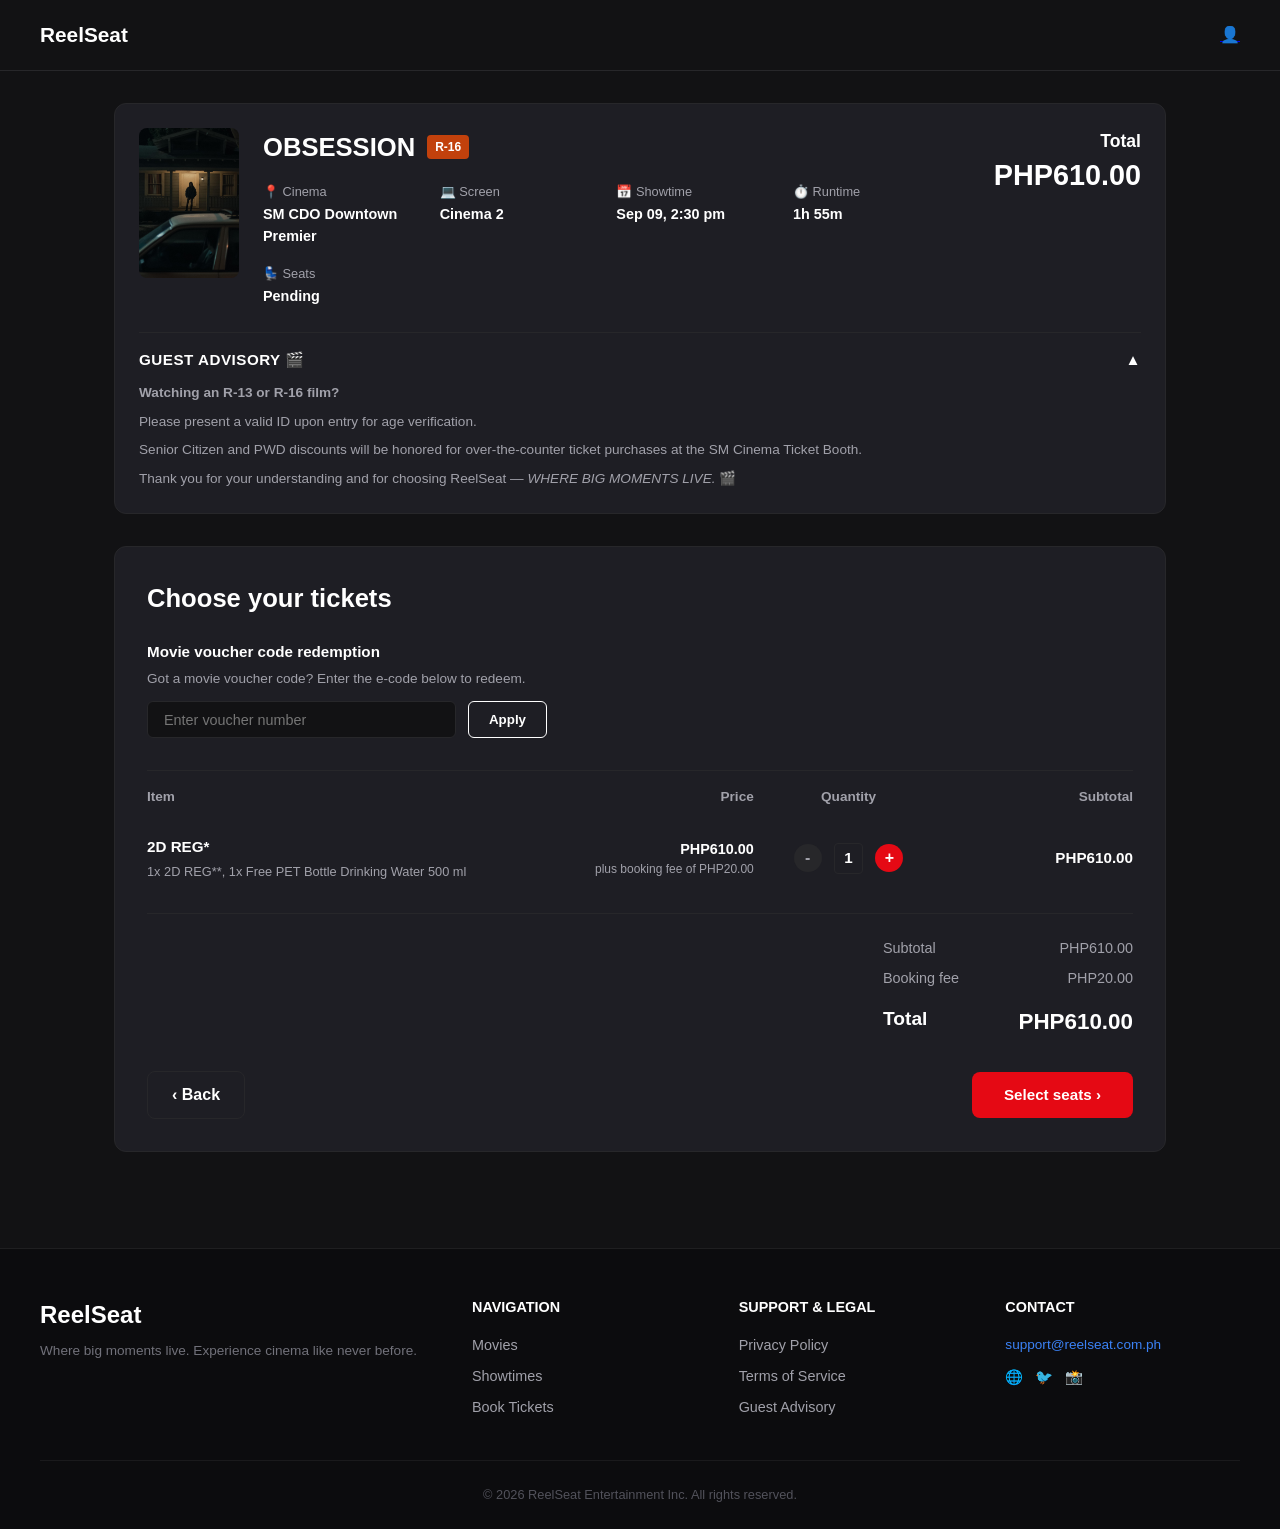
<file: ticket-selection.html>
<!doctype html>
<html lang="en">
  <head>
    <meta charset="UTF-8" />
    <meta name="viewport" content="width=device-width, initial-scale=1.0" />
    <title>Select Tickets - ReelSeat</title>
    <link rel="stylesheet" href="assets/css/global.css" />
    <link rel="stylesheet" href="assets/css/ticket-selection.css" />
    <script src="assets/js/global.js"></script>
  </head>
  <body>
    <!-- Top Navigation Header -->
    <header class="navbar">
      <a href="movies.html" class="nav-brand">
        <span class="logo-text">ReelSeat</span>
      </a>
      <div class="nav-icons">
        <a href="index.html" class="profile-icon" aria-label="Profile">👤</a>
      </div>
    </header>

    <main class="main-content">
      <!-- ==========================================
           MOVIE SUMMARY & GUEST ADVISORY BANNER
           ========================================== -->
      <section class="summary-card">
        <div class="summary-header">
          <div class="summary-poster">
            <img src="assets/images/obsession-banner.jpeg" alt="OBSESSION" />
          </div>

          <div class="summary-details">
            <div class="summary-title-row">
              <h2 class="summary-title">OBSESSION</h2>
              <span class="age-badge">R-16</span>
            </div>

            <div class="info-grid">
              <div class="info-item">
                <span class="info-label">📍 Cinema</span>
                <span class="info-value">SM CDO Downtown Premier</span>
              </div>
              <div class="info-item">
                <span class="info-label">💻 Screen</span>
                <span class="info-value">Cinema 2</span>
              </div>
              <div class="info-item">
                <span class="info-label">📅 Showtime</span>
                <span class="info-value">Sep 09, 2:30 pm</span>
              </div>
              <div class="info-item">
                <span class="info-label">⏱️ Runtime</span>
                <span class="info-value">1h 55m</span>
              </div>
              <div class="info-item">
                <span class="info-label">💺 Seats</span>
                <span class="info-value">Pending</span>
              </div>
            </div>
          </div>

          <div class="summary-price-display">
            <span class="total-label">Total</span>
            <span class="total-price">PHP610.00</span>
          </div>
        </div>

        <!-- Terms & Age Rules Advisory Accordion -->
        <div class="guest-advisory">
          <div class="advisory-header">
            <span>GUEST ADVISORY 🎬</span>
            <span class="chevron">▲</span>
          </div>
          <div class="advisory-content">
            <p><strong>Watching an R-13 or R-16 film?</strong></p>
            <p>Please present a valid ID upon entry for age verification.</p>
            <p>
              Senior Citizen and PWD discounts will be honored for
              over-the-counter ticket purchases at the SM Cinema Ticket Booth.
            </p>
            <p>
              Thank you for your understanding and for choosing ReelSeat —
              <em>WHERE BIG MOMENTS LIVE.</em> 🎬
            </p>
          </div>
        </div>
      </section>

      <!-- ==========================================
           TICKET QUANTITY & VOUCHER SELECTION
           ========================================== -->
      <section class="ticket-selection-card">
        <h1 class="page-title">Choose your tickets</h1>

        <!-- Promo Code Input Group -->
        <div class="voucher-box">
          <h3>Movie voucher code redemption</h3>
          <p>Got a movie voucher code? Enter the e-code below to redeem.</p>
          <div class="voucher-input-group">
            <input
              type="text"
              placeholder="Enter voucher number"
              class="voucher-input"
            />
            <button class="btn-apply">Apply</button>
          </div>
        </div>

        <!-- Ticket Types Table -->
        <div class="tickets-table">
          <div class="table-header">
            <span>Item</span>
            <span class="text-right">Price</span>
            <span class="text-center">Quantity</span>
            <span class="text-right">Subtotal</span>
          </div>

          <div class="table-row">
            <div class="item-info">
              <span class="item-name">2D REG*</span>
              <span class="item-desc"
                >1x 2D REG**, 1x Free PET Bottle Drinking Water 500 ml</span
              >
            </div>
            <div class="item-price text-right">
              <span>PHP610.00</span>
              <small>plus booking fee of PHP20.00</small>
            </div>
            <div class="item-quantity text-center">
              <button class="qty-btn" aria-label="Decrease quantity">-</button>
              <span class="qty-count">1</span>
              <button class="qty-btn active" aria-label="Increase quantity">
                +
              </button>
            </div>
            <div class="item-subtotal text-right">PHP610.00</div>
          </div>
        </div>

        <!-- Subtotal / Fees Calculation Card -->
        <div class="checkout-breakdown">
          <div class="breakdown-row">
            <span>Subtotal</span>
            <span>PHP610.00</span>
          </div>
          <div class="breakdown-row">
            <span>Booking fee</span>
            <span>PHP20.00</span>
          </div>
          <div class="breakdown-row total">
            <span>Total</span>
            <span class="final-total">PHP610.00</span>
          </div>
        </div>

        <!-- Navigation Buttons -->
        <div class="ticket-actions">
          <a href="movie-details.html" class="btn-back"> ‹ Back </a>
          <a href="seat-selection.html" class="btn-primary btn-select-seats">
            Select seats ›
          </a>
        </div>
      </section>
    </main>
    <div id="site-footer"></div>
  </body>
</html>
</file>
<file: assets/css/global.css>
/* Design Tokens & Theme Colors */
:root {
  --bg-main: #121214;
  --bg-card: #1e1e24;
  --bg-card-hover: #2a2a32;
  --accent-red: #e50914;
  --accent-red-hover: #f6121d;
  --text-main: #ffffff;
  --text-muted: #a1a1aa;
  --border-color: #27272a;
  
  /* Status Colors for HCI Feedback */
  --seat-available: #3f3f46;
  --seat-selected: #22c55e;
  --seat-taken: #ef4444;
}

html {
  scroll-behavior: smooth;
}

/* Global Box Reset */
* {
  box-sizing: border-box;
  margin: 0;
  padding: 0;
}

body {
  display: flex; flex-direction: column; min-height: 100vh;
  background-color: var(--bg-main);
  color: var(--text-main);
  font-family: -apple-system, BlinkMacSystemFont, "Segoe UI", Roboto, Oxygen, Ubuntu, Cantarell, sans-serif;
  line-height: 1.5;
  min-height: 100vh;
  display: flex;
  flex-direction: column;
}

/* Navigation Header */
.navbar {
  display: flex;
  justify-content: space-between;
  align-items: center;
  padding: 1.2rem 2.5rem;
  background-color: var(--bg-main);
  border-bottom: 1px solid var(--border-color);
  position: sticky;
  top: 0;
  z-index: 100;
}

.nav-brand {
  display: flex;
  align-items: center;
  gap: 0.6rem;
  font-weight: 700;
  font-size: 1.3rem;
  color: var(--text-main);
  text-decoration: none;
}

.nav-icons {
  display: flex;
  align-items: center;
  gap: 1.25rem;
}

/* Reusable Buttons */
.btn-primary {
  background-color: var(--accent-red);
  color: var(--text-main);
  border: none;
  padding: 0.75rem 1.5rem;
  border-radius: 8px;
  font-weight: 600;
  font-size: 0.95rem;
  cursor: pointer;
  transition: background-color 0.2s ease, transform 0.1s ease;
}

.btn-primary:hover {
  background-color: var(--accent-red-hover);
}

.btn-primary:active {
  transform: scale(0.98);
}

.icon-btn {
  background: none;
  border: none;
  color: var(--text-main);
  font-size: 1.25rem;
  cursor: pointer;
  opacity: 0.8;
  transition: opacity 0.2s ease;
  display: flex;
  align-items: center;
  justify-content: center;
}

.icon-btn:hover {
  opacity: 1;
}

/* Common Layout Container */
.main-content {
  flex: 1;
  width: 100%;
  max-width: 1200px;
  margin: 0 auto;
  padding: 2rem 1.5rem;
}

/* ==========================================
   GLOBAL FOOTER COMPONENT
   ========================================== */
.site-footer {
  background-color: #0c0c0e;
  border-top: 1px solid rgba(255, 255, 255, 0.08);
  color: #a1a1aa;
  padding: 3rem 1.5rem 1.5rem;
  margin-top: 4rem;
  font-size: 0.9rem;
}

.footer-container {
  max-width: 1200px;
  margin: 0 auto;
  display: grid;
  grid-template-columns: 1fr 2fr;
  gap: 3rem;
  padding-bottom: 2rem;
  border-bottom: 1px solid rgba(255, 255, 255, 0.06);
}

.footer-brand .logo-text {
  font-size: 1.5rem;
  font-weight: 800;
  color: #ffffff;
}

.brand-tagline {
  margin-top: 0.5rem;
  color: #71717a;
  line-height: 1.5;
  font-size: 0.85rem;
}

.footer-links-group {
  display: grid;
  grid-template-columns: repeat(3, 1fr);
  gap: 2rem;
}

.footer-title {
  display: block;
  color: #ffffff;
  font-size: 0.9rem;
  font-weight: 700;
  margin-bottom: 1rem;
  text-transform: uppercase;
}

.footer-col ul {
  list-style: none;
  padding: 0;
  margin: 0;
}

.footer-col li {
  margin-bottom: 0.6rem;
}

.footer-col a {
  color: #a1a1aa;
  text-decoration: none;
}

.footer-col a:hover {
  color: #ffffff;
}

.contact-email {
  color: #3b82f6;
  font-size: 0.85rem;
  margin-bottom: 0.75rem;
}

.social-links {
  display: flex;
  gap: 0.75rem;
}

.footer-bottom {
  max-width: 1200px;
  margin: 1.5rem auto 0;
  text-align: center;
  color: #52525b;
  font-size: 0.8rem;
}

@media (max-width: 768px) {
  .footer-container { grid-template-columns: 1fr; }
  .footer-links-group { grid-template-columns: repeat(2, 1fr); }
}
</file>
<file: assets/css/auth.css>
/* Layout specifically for the login screen */
.auth-layout {
  display: flex;
  flex-direction: column;
  height: 100vh;
  background-color: #0f0f11; 
}

.auth-header {
  padding: 2rem 3rem;
  position: absolute;
  top: 0;
  left: 0;
}

.auth-main {
  flex: 1;
  display: flex;
  align-items: center;
  justify-content: center;
  padding: 2rem;
}

.auth-container {
  width: 100%;
  max-width: 520px;
}

.auth-title {
  font-size: 1.4rem;
  font-weight: 700;
  margin-bottom: 0.8rem;
  margin-left: 0.2rem;
}

/* Red-bordered container matching the mockup */
.auth-box {
  background-color: #141416;
  border: 1px solid rgba(229, 9, 20, 0.7); /* Pulls from your --accent-red */
  border-radius: 12px;
  padding: 2.5rem;
}

/* Form Inputs */
.input-group {
  margin-bottom: 1.25rem;
}

.input-group label {
  display: block;
  font-weight: 700;
  font-size: 0.95rem;
  margin-bottom: 0.5rem;
}

.input-group input[type="email"],
.input-group input[type="password"] {
  width: 100%;
  padding: 0.8rem 1rem;
  background-color: #1a1a1c;
  border: 1px solid #2a2a2c;
  border-radius: 6px;
  color: var(--text-main);
  font-size: 1rem;
  transition: border-color 0.2s ease;
}

.input-group input:focus {
  outline: none;
  border-color: var(--accent-red);
}

.password-wrapper {
  position: relative;
}

.eye-icon {
  position: absolute;
  right: 1rem;
  top: 50%;
  transform: translateY(-50%);
  background: none;
  border: none;
  color: var(--text-muted);
  cursor: pointer;
  display: flex;
  align-items: center;
}

/* Checkbox */
.checkbox-group {
  display: flex;
  align-items: center;
  gap: 0.6rem;
  margin-top: 1.5rem;
  margin-bottom: 2.5rem;
}

.checkbox-group input[type="checkbox"] {
  appearance: none;
  background-color: #1a1a1c;
  border: 1px solid #333;
  width: 18px;
  height: 18px;
  border-radius: 4px;
  cursor: pointer;
  position: relative;
}

.checkbox-group input[type="checkbox"]:checked {
  background-color: var(--accent-red);
  border-color: var(--accent-red);
}

.checkbox-group label {
  font-size: 0.85rem;
  font-weight: 600;
  cursor: pointer;
}

/* Buttons and Links */
.form-actions {
  display: flex;
  flex-direction: column;
  align-items: center;
  gap: 1.2rem;
}

/* Overriding the global button to make it a pill shape for this page */
.auth-submit {
  padding: 0.8rem 4.5rem;
  border-radius: 30px; 
  font-size: 1rem;
  background-color: #8c242b; /* Darker red for inactive state, matching mockup */
}

.auth-submit:hover {
  background-color: var(--accent-red);
}

.forgot-link {
  color: var(--text-main);
  font-size: 0.85rem;
  text-decoration: none;
  font-weight: 700;
}

.signup-prompt {
  font-size: 0.85rem;
  font-weight: 600;
}

.signup-link {
  color: var(--text-main);
  text-decoration: none;
  font-weight: 800;
}
</file>
<file: assets/css/card-payment.css>
/* Outer Layout Container */
.checkout-wrapper {
  max-width: 900px;
  width: 90%;
  margin: 3rem auto;
  padding: 0 1rem;
}

.checkout-grid {
  display: grid;
  grid-template-columns: 340px 1fr;
  gap: 1.5rem;
  align-items: start;
}

@media (max-width: 768px) {
  .checkout-grid {
    grid-template-columns: 1fr;
  }
}

/* --- Left Summary Card --- */
.summary-box {
  background-color: var(--bg-card);
  border: 1px solid var(--border-color);
  border-radius: 12px;
  padding: 2rem 1.5rem;
  display: flex;
  flex-direction: column;
  align-items: center;
  text-align: center;
}

.pay-notice {
  font-size: 0.9rem;
  color: var(--text-muted);
  margin-bottom: 0.75rem;
}

.total-price-tag {
  display: flex;
  align-items: baseline;
  gap: 0.5rem;
  margin-bottom: 1rem;
}

.total-price-tag .currency {
  font-size: 1.1rem;
  font-weight: 600;
  color: var(--text-muted);
}

.total-price-tag .price-val {
  font-size: 2.2rem;
  font-weight: 800;
  color: var(--text-main);
}

.merchant-name {
  font-size: 0.85rem;
  font-weight: 700;
  color: var(--text-main);
  line-height: 1.4;
  margin-bottom: 2rem;
}

.sub-merchant {
  font-size: 0.75rem;
  color: var(--text-muted);
}

.meta-list {
  width: 100%;
  display: flex;
  flex-direction: column;
  gap: 0.75rem;
  border-top: 1px solid var(--border-color);
  padding-top: 1.25rem;
  margin-bottom: 1.5rem;
}

.meta-row {
  display: flex;
  justify-content: space-between;
  font-size: 0.85rem;
  color: var(--text-muted);
}

.meta-row strong {
  color: var(--text-main);
}

.timer-warning {
  background-color: rgba(234, 179, 8, 0.08);
  border: 1px solid rgba(234, 179, 8, 0.2);
  border-radius: 8px;
  padding: 0.85rem;
  display: flex;
  align-items: center;
  gap: 0.75rem;
  text-align: left;
  font-size: 0.8rem;
  color: #eab308;
}

/* --- Right Form Panel --- */
.form-box {
  background-color: var(--bg-card);
  border: 1px solid var(--border-color);
  border-radius: 12px;
  padding: 2rem;
}

.form-heading {
  font-size: 1.2rem;
  font-weight: 700;
  color: var(--text-main);
  margin-bottom: 1.5rem;
}

.card-form {
  display: flex;
  flex-direction: column;
  gap: 1.25rem;
}

.form-group {
  display: flex;
  flex-direction: column;
  gap: 0.4rem;
}

.form-group label {
  font-size: 0.85rem;
  color: var(--text-muted);
  font-weight: 500;
}

.form-group input {
  background-color: rgba(255, 255, 255, 0.03);
  border: 1px solid var(--border-color);
  border-radius: 6px;
  padding: 0.75rem 1rem;
  color: var(--text-main);
  font-size: 0.95rem;
  outline: none;
  transition: border-color 0.2s ease;
}

.form-group input:focus {
  border-color: #3b82f6;
}

.form-row-dual {
  display: grid;
  grid-template-columns: 1fr 1fr;
  gap: 1rem;
}

.expiry-inputs {
  display: flex;
  align-items: center;
  background-color: rgba(255, 255, 255, 0.03);
  border: 1px solid var(--border-color);
  border-radius: 6px;
  padding: 0 0.5rem;
}

.expiry-inputs input {
  border: none;
  background: transparent;
  width: 100%;
  text-align: center;
  padding: 0.75rem 0;
}

.expiry-inputs .slash {
  color: var(--text-muted);
}

.checkbox-row {
  display: flex;
  align-items: flex-start;
  gap: 0.75rem;
  margin-top: 0.5rem;
}

.checkbox-row input[type="checkbox"] {
  margin-top: 0.25rem;
  accent-color: #3b82f6;
}

.checkbox-row label {
  font-size: 0.8rem;
  color: var(--text-muted);
  line-height: 1.4;
}

.inline-link {
  color: #3b82f6;
  text-decoration: underline;
}

.info-callout {
  background-color: rgba(234, 179, 8, 0.08);
  border-radius: 8px;
  padding: 0.85rem;
  display: flex;
  align-items: flex-start;
  gap: 0.75rem;
  font-size: 0.8rem;
  color: var(--text-muted);
  line-height: 1.4;
}

.info-callout .info-icon {
  color: #eab308;
  flex-shrink: 0;
}

/* Action Buttons */
.form-actions {
  display: grid;
  grid-template-columns: 1fr 1fr;
  gap: 1rem;
  margin-top: 0.5rem;
}

.btn-cancel {
  display: inline-flex;
  align-items: center;
  justify-content: center;
  border: 1px solid var(--border-color);
  background-color: transparent;
  color: var(--text-main);
  padding: 0.75rem;
  border-radius: 6px;
  font-weight: 700;
  text-decoration: none;
  font-size: 0.95rem;
  transition: background-color 0.2s ease;
}

.btn-cancel:hover {
  background-color: rgba(255, 255, 255, 0.05);
}

.btn-submit {
  border: none;
  background-color: #3b82f6;
  color: white;
  padding: 0.75rem;
  border-radius: 6px;
  font-weight: 700;
  font-size: 0.95rem;
  cursor: pointer;
  transition: background-color 0.2s ease;
}

.btn-submit:hover {
  background-color: #2563eb;
}

/* Footer Card Icons */
.accepted-cards {
  display: flex;
  justify-content: center;
  gap: 0.5rem;
  margin-top: 1.5rem;
  padding-top: 1rem;
  border-top: 1px solid var(--border-color);
}

.card-badge {
  background-color: rgba(255, 255, 255, 0.1);
  color: var(--text-main);
  font-size: 0.65rem;
  font-weight: 800;
  padding: 0.25rem 0.5rem;
  border-radius: 4px;
  letter-spacing: 0.5px;
}
</file>
<file: assets/css/checkout-detail.css>
/* Container Layout - Expanded for better desktop width */
.payment-container {
  max-width: 1100px;
  width: 90%;
  margin: 2rem auto;
  padding: 0 1rem;
  display: flex;
  flex-direction: column;
  gap: 2rem;
  box-sizing: border-box;
}

/* --- Summary Card & Header --- */
.summary-card {
  width: 100%;
  background-color: var(--bg-card);
  border: 1px solid var(--border-color);
  border-radius: 12px;
  padding: 2rem;
  box-sizing: border-box;
}

.summary-header {
  display: flex;
  gap: 2rem;
  align-items: flex-start;
  padding-bottom: 1.5rem;
  border-bottom: 1px solid var(--border-color);
}

.summary-poster {
  width: 110px;
  aspect-ratio: 2 / 3;
  border-radius: 8px;
  overflow: hidden;
  flex-shrink: 0;
}

.summary-poster img {
  width: 100%;
  height: 100%;
  object-fit: cover;
}

.summary-details {
  flex: 1;
}

.summary-title-row {
  display: flex;
  align-items: center;
  gap: 0.75rem;
  margin-bottom: 1.25rem;
}

.summary-title {
  font-size: 1.8rem;
  font-weight: 800;
  color: var(--text-main);
  letter-spacing: 0.5px;
}

.age-badge {
  background-color: #c2410c;
  color: white;
  padding: 0.25rem 0.5rem;
  border-radius: 4px;
  font-size: 0.75rem;
  font-weight: 700;
}

.info-grid {
  display: grid;
  grid-template-columns: repeat(auto-fit, minmax(160px, 1fr));
  gap: 1.25rem;
}

.info-item {
  display: flex;
  flex-direction: column;
  gap: 0.3rem;
}

.info-label {
  font-size: 0.85rem;
  color: var(--text-muted);
}

.info-value {
  font-size: 0.95rem;
  font-weight: 600;
  color: var(--text-main);
}

/* --- Order Breakdown --- */
.order-details-box {
  padding-top: 1.5rem;
}

.order-header {
  display: flex;
  justify-content: space-between;
  align-items: center;
  cursor: pointer;
  margin-bottom: 1.5rem;
}

.order-header h3 {
  font-size: 1.3rem;
  font-weight: 700;
}

.order-items-list {
  display: flex;
  flex-direction: column;
  gap: 1.5rem;
  border-bottom: 1px solid var(--border-color);
  padding-bottom: 1.5rem;
}

.order-item-row {
  display: flex;
  justify-content: space-between;
  align-items: flex-start;
}

.item-desc {
  display: flex;
  flex-direction: column;
  gap: 0.35rem;
}

.item-name {
  font-weight: 700;
  font-size: 1rem;
}

.muted-text {
  font-size: 0.85rem;
  color: var(--text-muted);
}

.item-amount {
  font-weight: 700;
  font-size: 1rem;
}

.snack-item {
  align-items: center;
}

.snack-info {
  display: flex;
  align-items: center;
  gap: 1.25rem;
}

.order-snack-img {
  width: 50px;
  height: 50px;
  object-fit: contain;
}

/* Pricing Breakdown */
.pricing-summary {
  display: flex;
  flex-direction: column;
  align-items: flex-end;
  gap: 0.6rem;
  padding: 1.5rem 0;
  border-bottom: 1px solid var(--border-color);
}

.price-row {
  display: flex;
  justify-content: space-between;
  width: 280px;
  font-size: 0.95rem;
  color: var(--text-muted);
}

.price-row.total {
  font-size: 1.25rem;
  font-weight: 800;
  color: var(--text-main);
  padding-top: 0.5rem;
}

.total-amount {
  font-size: 1.4rem;
  color: var(--text-main);
}

.voucher-footer-notice {
  text-align: center;
  font-size: 0.9rem;
  color: var(--text-muted);
  padding-top: 1.25rem;
}

/* --- Payment Section --- */
.payment-options-section {
  width: 100%;
}

.section-title {
  font-size: 1.8rem;
  font-weight: 800;
  margin-bottom: 1.25rem;
}

.option-box {
  background-color: var(--bg-card);
  border: 1px solid var(--border-color);
  border-radius: 8px;
  padding: 1.25rem 1.5rem;
  margin-bottom: 1rem;
  width: 100%;
  box-sizing: border-box;
}

.box-title {
  font-weight: 700;
  font-size: 1rem;
  margin-bottom: 0.25rem;
}

.box-subtext {
  font-size: 0.85rem;
  color: var(--text-muted);
}

.gift-card-box .box-header {
  display: flex;
  justify-content: space-between;
  align-items: center;
  cursor: pointer;
}

.payment-breakdown-card {
  background-color: var(--bg-card);
  border: 1px solid var(--border-color);
  border-radius: 8px;
  padding: 1.5rem;
  display: flex;
  flex-direction: column;
  align-items: flex-end;
  gap: 0.6rem;
  margin-bottom: 1.25rem;
  width: 100%;
  box-sizing: border-box;
}

.btn-card-payment {
  width: 100%;
  background-color: transparent;
  border: 1px solid var(--border-color);
  color: var(--text-main);
  padding: 1.25rem;
  border-radius: 8px;
  font-size: 1.05rem;
  font-weight: 800;
  cursor: pointer;
  display: flex;
  align-items: center;
  justify-content: center;
  gap: 0.75rem;
  letter-spacing: 0.5px;
  transition: background-color 0.2s ease, border-color 0.2s ease;
}

.btn-card-payment:hover {
  border-color: var(--accent-red);
  background-color: rgba(229, 9, 20, 0.08);
}
</file>
<file: assets/css/movie-details.css>
/* --- Hero Backdrop --- */
.movie-backdrop {
  width: 100%;
  height: 400px;
  border-radius: 16px;
  background-size: cover;
  background-position: center 20%;
  position: relative;
  display: flex;
  align-items: center;
  justify-content: center;
  margin-bottom: 2rem;
}

.play-trailer-btn {
  background: rgba(0, 0, 0, 0.5);
  border: 2px solid var(--text-main);
  border-radius: 50%;
  width: 60px;
  height: 60px;
  color: var(--text-main);
  display: flex;
  align-items: center;
  justify-content: center;
  cursor: pointer;
  transition: transform 0.2s ease, background 0.2s ease;
}

.play-trailer-btn svg {
  width: 28px;
  height: 28px;
  margin-left: 4px; /* Centers the play triangle visually */
}

.play-trailer-btn:hover {
  transform: scale(1.1);
  background: var(--accent-red);
  border-color: var(--accent-red);
}

/* --- Movie Info Layout --- */
.movie-layout {
  display: flex;
  gap: 3rem;
  margin-top: -120px; /* Pulls the content up over the backdrop */
  position: relative;
  z-index: 10;
  padding: 0 2rem;
  margin-bottom: 4rem;
}

.poster-column {
  flex-shrink: 0;
  width: 260px;
}

.detail-poster-wrapper {
  border-radius: 12px;
  border: 1px solid rgba(229, 9, 20, 0.7); /* Matches your auth-box accent */
  overflow: hidden;
  box-shadow: 0 10px 30px rgba(0, 0, 0, 0.8);
  aspect-ratio: 2 / 3;
}

.detail-poster-wrapper img {
  width: 100%;
  height: 100%;
  object-fit: cover;
  display: block;
}

.info-column {
  flex: 1;
  padding-top: 130px; /* Pushes the text down below the backdrop line */
}

.now-showing-tag {
  display: inline-flex;
  align-items: center;
  gap: 0.4rem;
  font-size: 0.85rem;
  font-weight: 600;
  color: var(--text-main);
  margin-bottom: 0.5rem;
}

.now-showing-tag .dot {
  width: 6px;
  height: 6px;
  background-color: var(--text-main);
  border-radius: 50%;
}

.title-row {
  display: flex;
  align-items: center;
  justify-content: space-between;
  margin-bottom: 1rem;
}

.detail-title {
  font-size: 2.8rem;
  font-weight: 900;
  letter-spacing: 1px;
}

.age-rating {
  background-color: #c2410c; /* Orange-red badge from mockup */
  color: white;
  padding: 0.3rem 0.6rem;
  border-radius: 20px;
  font-size: 0.8rem;
  font-weight: 700;
}

/* Fix Book Tickets Button Layout & Hover State */
.book-btn,
.btn-primary.book-btn {
  display: inline-flex;
  align-items: center;
  justify-content: center;
  text-decoration: none;           /* Removes underline */
  background-color: #ffffff;       /* Clean white pill background */
  color: #121214;                  /* Dark contrasting text */
  font-weight: 700;
  font-size: 0.95rem;
  padding: 0.65rem 1.6rem;
  border-radius: 50px;
  margin: 1.25rem 0;               /* Creates separation from title and Cast section */
  border: none;
  cursor: pointer;
  transition: all 0.2s ease-in-out;
  box-shadow: 0 4px 12px rgba(0, 0, 0, 0.3);
}

.book-btn:hover {
  background-color: #e2e8f0;
  color: #000000;
  text-decoration: none;
  transform: translateY(-2px);     /* Subtle hover elevation */
}

/* --- Details Grid (Cast, Synopsis, etc.) --- */
.details-grid {
  display: grid;
  grid-template-columns: 2fr 1fr;
  gap: 2rem;
}

.info-block {
  margin-bottom: 1.5rem;
}

.info-block h3 {
  font-size: 0.95rem;
  font-weight: 700;
  margin-bottom: 0.4rem;
  color: var(--text-main);
}

.info-block p {
  font-size: 0.9rem;
  color: var(--text-muted);
  line-height: 1.6;
}

.star-rating {
  color: var(--accent-red);
  font-weight: 700;
  display: block;
  margin-bottom: 0.5rem;
}

.genre-list {
  list-style-type: none;
  padding: 0;
}

.genre-list li {
  font-size: 0.9rem;
  color: var(--text-muted);
  position: relative;
  padding-left: 1rem;
  margin-bottom: 0.2rem;
}

.genre-list li::before {
  content: '•';
  position: absolute;
  left: 0;
  color: var(--text-main);
}

/* =========================================
   Showtimes Section (Adapted to Dark Theme)
   ========================================= */

.showtimes-section {
  margin-top: 2rem;
  padding: 0 2rem;
}

.section-title {
  font-size: 1.8rem;
  margin-bottom: 1.5rem;
}

/* Date Picker Strip */
.date-picker-strip {
  display: flex;
  background-color: var(--bg-card);
  border-radius: 8px;
  overflow: hidden;
  margin-bottom: 2rem;
  border: 1px solid var(--border-color);
}

.arrow-btn {
  background: var(--bg-card);
  border: none;
  color: var(--text-main);
  font-size: 1.5rem;
  padding: 0 1.5rem;
  cursor: pointer;
}

.arrow-btn:hover {
  background: var(--bg-card-hover);
}

.date-tab {
  flex: 1;
  background: transparent;
  border: none;
  color: var(--text-muted);
  font-weight: 700;
  padding: 1.2rem;
  font-size: 0.9rem;
  cursor: pointer;
  position: relative;
  transition: background-color 0.2s, color 0.2s;
}

.date-tab:hover:not(.active) {
  background: var(--bg-card-hover);
  color: var(--text-main);
}

/* Active State mimics the blue highlight from your image, but uses your brand red */
.date-tab.active {
  background-color: var(--accent-red);
  color: var(--text-main);
}

/* The little dropdown triangle on the active tab */
.date-tab.active::after {
  content: '';
  position: absolute;
  bottom: -8px;
  left: 50%;
  transform: translateX(-50%);
  border-left: 8px solid transparent;
  border-right: 8px solid transparent;
  border-top: 8px solid var(--accent-red);
}

/* Cinema Information */
.cinema-block {
  margin-top: 1rem;
}

.cinema-meta {
  display: flex;
  align-items: center;
  gap: 1rem;
  font-size: 0.85rem;
  margin-bottom: 1rem;
}

.attributes {
  color: var(--text-muted);
  display: flex;
  align-items: center;
  gap: 0.5rem;
}

.badge {
  border: 1px solid var(--border-color);
  padding: 0.1rem 0.4rem;
  border-radius: 4px;
  color: var(--text-main);
  font-weight: 700;
  font-size: 0.75rem;
}

.help-link {
  color: var(--accent-red);
  text-decoration: none;
}

.cinema-name {
  font-size: 1.4rem;
  font-weight: 600;
  margin-bottom: 0.3rem;
}

.all-showtimes {
  font-size: 0.85rem;
  color: var(--text-muted);
  margin-bottom: 1.5rem;
  display: flex;
  align-items: center;
  gap: 0.5rem;
}

/* Time Slots */
.time-slots-grid {
  display: flex;
  gap: 1rem;
  flex-wrap: wrap;
}

.time-slot {
  background: transparent;
  border: 1px solid var(--border-color);
  border-radius: 6px;
  padding: 0.8rem 1.5rem;
  color: var(--text-main);
  font-size: 1.1rem;
  font-weight: 600;
  cursor: pointer;
  transition: border-color 0.2s ease, background-color 0.2s ease;
}

.time-slot span {
  font-size: 0.8rem;
  font-weight: 400;
  color: var(--text-muted);
}

.time-slot:hover {
  border-color: var(--accent-red);
  background-color: rgba(229, 9, 20, 0.1);
}
</file>
<file: assets/css/movies.css>
/* Hero Banner Carousel */
.hero-carousel {
  display: flex;
  align-items: center;
  justify-content: center;
  position: relative;
  gap: 1rem;
  max-width: 1200px;
  margin: 0 auto 2.5rem auto;
}

.carousel-arrow {
  background: rgba(255, 255, 255, 0.05);
  border: 1px solid var(--border-color);
  color: var(--text-main);
  font-size: 1.5rem;
  width: 44px;
  height: 44px;
  border-radius: 50%;
  cursor: pointer;
  display: flex;
  align-items: center;
  justify-content: center;
  transition: background-color 0.2s ease, opacity 0.2s ease;
  flex-shrink: 0;
}

.carousel-arrow:hover {
  background: rgba(255, 255, 255, 0.15);
}

.hero-card {
  position: relative;
  width: 100%;
  height: 380px;
  border-radius: 16px;
  background-size: cover;
  background-position: center;
  display: flex;
  align-items: flex-end;
  padding: 2.5rem;
  overflow: hidden;
  box-shadow: 0 8px 20px rgba(0, 0, 0, 0.4);
}

.top-badge {
  position: absolute;
  top: 0;
  left: 2rem;
  background-color: var(--accent-red);
  color: #ffffff;
  font-weight: 800;
  font-size: 0.65rem;
  padding: 0.4rem 0.5rem 0.6rem 0.5rem;
  clip-path: polygon(0 0, 100% 0, 100% 100%, 50% 85%, 0 100%);
}

.hero-info {
  max-width: 550px;
}

.movie-title {
  font-size: 2.5rem;
  font-weight: 900;
  margin-bottom: 0.5rem;
  letter-spacing: 1px;
  text-transform: uppercase;
}

.movie-meta {
  display: flex;
  align-items: center;
  gap: 0.5rem;
  font-size: 0.85rem;
  color: var(--text-muted);
  margin-bottom: 0.75rem;
}

.rating {
  color: var(--accent-red);
  font-weight: 600;
}

.synopsis {
  font-size: 0.9rem;
  line-height: 1.4;
  color: #d4d4d8;
}

/* Catalog Navigation Tabs */
.catalog-section {
  max-width: 1200px;
  margin: 0 auto;
}

.tab-navigation {
  display: flex;
  justify-content: center;
  gap: 2rem;
  margin-bottom: 2rem;
}

.tab-btn {
  background: none;
  border: none;
  color: var(--text-muted);
  font-size: 1.1rem;
  font-weight: 700;
  cursor: pointer;
  padding-bottom: 0.4rem;
  position: relative;
  transition: color 0.2s ease;
}

.tab-btn.active {
  color: var(--text-main);
}

.tab-btn.active::after {
  content: '';
  position: absolute;
  bottom: 0;
  left: 50%;
  transform: translateX(-50%);
  width: 28px;
  height: 3px;
  background-color: var(--accent-red);
  border-radius: 2px;
}

/* Movie Card Poster Grid */
.movie-grid {
  display: grid;
  grid-template-columns: repeat(auto-fill, minmax(180px, 1fr));
  gap: 1.5rem 1.25rem;
}

.movie-card {
  text-decoration: none;
  color: var(--text-main);
  display: flex;
  flex-direction: column;
  gap: 0.6rem;
  transition: transform 0.2s ease;
}

.poster-wrapper {
  border-radius: 12px;
  overflow: hidden;
  aspect-ratio: 2 / 3;
  background-color: var(--bg-card);
}

.poster-wrapper img {
  width: 100%;
  height: 100%;
  object-fit: cover;
  display: block;
}

.movie-card-title {
  font-size: 0.9rem;
  font-weight: 600;
  text-align: center;
  color: var(--text-main);
  white-space: nowrap;
  overflow: hidden;
  text-overflow: ellipsis;
}

.movie-card:hover {
  transform: translateY(-4px);
}
</file>
<file: assets/css/payment.css>
/* Container Layout */
.payment-wrapper {
  max-width: 950px;
  width: 90%;
  margin: 3rem auto;
  padding: 0 1rem;
}

.gateway-card {
  background-color: var(--bg-card);
  border: 1px solid var(--border-color);
  border-radius: 12px;
  display: grid;
  grid-template-columns: 320px 1fr;
  overflow: hidden;
  box-shadow: 0 10px 30px rgba(0, 0, 0, 0.4);
}

/* --- Left Sidebar (Transaction Info) --- */
.gateway-sidebar {
  background-color: rgba(255, 255, 255, 0.02);
  border-right: 1px solid var(--border-color);
  padding: 2rem;
  display: flex;
  flex-direction: column;
}

.brand-header {
  margin-bottom: 2rem;
}

.brand-tag {
  font-weight: 800;
  font-size: 1.1rem;
  letter-spacing: 0.5px;
  color: var(--text-main);
}

.ref-block {
  display: flex;
  justify-content: space-between;
  align-items: center;
  margin-bottom: 1.5rem;
}

.ref-label {
  font-size: 0.75rem;
  font-weight: 700;
  color: var(--text-muted);
  letter-spacing: 0.5px;
}

.ref-number {
  font-size: 0.9rem;
  font-weight: 600;
  color: var(--text-main);
}

.amount-block {
  display: flex;
  align-items: baseline;
  justify-content: flex-end;
  gap: 0.5rem;
  margin-bottom: 2.5rem;
  border-bottom: 1px solid var(--border-color);
  padding-bottom: 1.5rem;
}

.amount-block .currency {
  font-size: 1.1rem;
  font-weight: 600;
  color: var(--text-muted);
}

.amount-block .amount {
  font-size: 2.4rem;
  font-weight: 900;
  color: var(--text-main);
}

.items-summary {
  flex: 1;
  display: flex;
  flex-direction: column;
  gap: 0.5rem;
}

.items-header {
  display: flex;
  justify-content: space-between;
  font-size: 0.75rem;
  font-weight: 700;
  color: var(--text-muted);
  letter-spacing: 0.5px;
  margin-bottom: 0.5rem;
}

.item-details {
  display: flex;
  justify-content: space-between;
  font-size: 0.9rem;
  font-weight: 600;
  color: var(--text-main);
}

.item-qty {
  font-size: 0.8rem;
  color: var(--text-muted);
}

.gateway-footer {
  margin-top: 2rem;
  padding-top: 1rem;
  border-top: 1px solid var(--border-color);
  font-size: 0.8rem;
  color: var(--text-muted);
}

/* --- Right Side (Payment Options) --- */
.gateway-main {
  padding: 2rem;
  display: flex;
  flex-direction: column;
}

.gateway-header {
  display: flex;
  justify-content: space-between;
  align-items: center;
  margin-bottom: 2rem;
}

.gateway-header h2 {
  font-size: 1.1rem;
  font-weight: 800;
  letter-spacing: 1px;
}

.status-dots {
  display: flex;
  gap: 0.4rem;
}

.dot {
  width: 10px;
  height: 10px;
  border-radius: 50%;
  background-color: var(--border-color);
}

.dot.active {
  background-color: #2563eb;
}

.payment-methods-list {
  display: flex;
  flex-direction: column;
  gap: 1rem;
}

.method-card {
  position: relative;
  display: flex;
  align-items: center;
  gap: 1.25rem;
  background-color: rgba(255, 255, 255, 0.02);
  border: 1px solid var(--border-color);
  border-radius: 8px;
  padding: 1.25rem;
  cursor: pointer;
  transition: background-color 0.2s ease, border-color 0.2s ease;
  overflow: hidden;
}

.method-card:hover {
  background-color: rgba(255, 255, 255, 0.05);
  border-color: rgba(255, 255, 255, 0.2);
}

.method-card.active {
  background-color: rgba(37, 99, 235, 0.08);
  border-color: rgba(37, 99, 235, 0.4);
}

.method-icon-box {
  width: 48px;
  height: 48px;
  background-color: rgba(255, 255, 255, 0.05);
  border-radius: 6px;
  display: flex;
  align-items: center;
  justify-content: center;
  flex-shrink: 0;
}

.gcash-box {
  background-color: #005ce6;
  color: white;
  font-weight: 900;
  font-size: 1.2rem;
}

.grab-box {
  background-color: #00b14f;
  color: white;
  font-weight: 800;
  font-size: 0.85rem;
}

.method-info {
  flex: 1;
  display: flex;
  flex-direction: column;
  gap: 0.25rem;
}

.method-title {
  font-size: 0.95rem;
  font-weight: 700;
  color: var(--text-main);
}

.method-subtext {
  font-size: 0.8rem;
  color: var(--text-muted);
}

.active-indicator {
  position: absolute;
  right: 0;
  top: 0;
  bottom: 0;
  width: 4px;
  background-color: transparent;
}

.method-card.active .active-indicator {
  background-color: #2563eb;
}
</file>
<file: assets/css/seats.css>
/* --- Header & Legend --- */
.seat-header-row {
  display: flex;
  justify-content: space-between;
  align-items: flex-start;
  margin-bottom: 0.5rem;
  padding: 0 1rem;
}

.page-title {
  font-size: 1.8rem;
  font-weight: 800;
  margin-bottom: 0.2rem;
  color: var(--text-main);
}

.cinema-subtitle {
  font-size: 0.75rem;
  color: var(--text-muted);
  margin-bottom: 1rem;
}

.seat-legend {
  display: flex;
  gap: 1.5rem;
  margin-top: 0.5rem;
}

.legend-item {
  display: flex;
  align-items: center;
  gap: 0.5rem;
  font-size: 0.9rem;
  font-weight: 500;
  color: var(--text-main);
}

.seat-swatch {
  width: 20px;
  height: 20px;
  border-radius: 50%;
  display: inline-block;
}

/* Base Colors for Seats */
.seat-swatch.selected, .seat.selected {
  background-color: var(--seat-selected); /* Green */
}

.seat-swatch.unavailable, .seat.unavailable {
  background-color: #ca8a04; /* Gold/Yellow */
}

.seat-swatch.occupied, .seat.occupied {
  background-color: var(--seat-taken); /* Red */
}

.seat-swatch.available {
  background-color: #e4e4e7; /* Light grey */
}

/* --- Cinema Stage Area --- */
.cinema-stage {
  background-color: #141416;
  border: 1px solid rgba(229, 9, 20, 0.2);
  border-radius: 12px;
  padding: 3rem 2rem 1.5rem 2rem;
  position: relative;
  box-shadow: 0 0 60px rgba(229, 9, 20, 0.08) inset; /* Creates the subtle red glow from the image */
  margin-bottom: 2rem;
}

/* Trapezoid Screen */
.screen {
  width: 55%;
  margin: 0 auto 4rem auto;
  background: linear-gradient(to bottom, #a1a1aa, #52525b);
  text-align: center;
  color: var(--text-main);
  font-weight: 800;
  font-size: 0.85rem;
  padding: 0.6rem;
  letter-spacing: 1px;
  /* Cuts the rectangle into a trapezoid */
  clip-path: polygon(8% 0, 92% 0, 100% 100%, 0% 100%);
}

/* --- Seat Mapping Layout --- */
.seat-map {
  display: flex;
  flex-direction: column;
  gap: 1.2rem;
  align-items: center;
  margin-bottom: 2rem;
}

.seat-row {
  display: flex;
  align-items: center;
  gap: 2.5rem; /* Gap between seat groupings */
}

.row-label {
  width: 20px;
  font-weight: 700;
  font-size: 1rem;
  text-align: right;
  color: var(--text-main);
  margin-right: 1rem;
}

.seat-group {
  display: flex;
  gap: 0.8rem; /* Gap between individual seats */
}

/* Individual Seat Styling */
.seat {
  width: 32px;
  height: 38px;
  border: none;
  /* Top is heavily rounded, bottom is flatter */
  border-radius: 12px 12px 4px 4px; 
  cursor: pointer;
  transition: transform 0.1s ease, background-color 0.2s ease;
}

.seat.available {
  background-color: #e4e4e7; /* Matches the light grey available seats in the image */
}

.seat.available:hover {
  background-color: #d4d4d8;
  transform: scale(1.05);
}

.seat.unavailable, .seat.occupied {
  cursor: not-allowed;
}

/* Number Labels below the seats */
.column-numbers {
  margin-top: -0.5rem;
}

.col-label {
  width: 32px; /* Matches seat width for perfect alignment */
  text-align: center;
  font-size: 0.75rem;
  font-weight: 700;
  color: var(--text-main);
}

.selection-count {
  position: absolute;
  bottom: 1.5rem;
  right: 2rem;
  font-size: 0.75rem;
  color: var(--text-muted);
}

/* --- Footer Summary & Actions --- */
.booking-footer {
  display: flex;
  justify-content: space-between;
  align-items: flex-end;
  padding: 0 1rem;
}

.summary-details p {
  font-size: 1rem;
  color: var(--text-main);
  margin-bottom: 0.4rem;
}

.summary-details span {
  font-weight: 700;
}

.action-buttons {
  display: flex;
  gap: 1rem;
}

/* Footer Buttons */
.btn-back {
  display: flex;
  align-items: center;
  gap: 0.4rem;
  background-color: transparent;
  color: var(--text-main);
  border: 1px solid #3f3f46;
  padding: 0.8rem 1.5rem;
  border-radius: 30px;
  font-weight: 700;
  font-size: 1.1rem;
  text-decoration: none;
  transition: background-color 0.2s;
}

.btn-back:hover {
  background-color: rgba(255, 255, 255, 0.05);
}

.btn-proceed {
  display: flex;
  align-items: center;  
  gap: 0.4rem;
  background-color: rgb(229, 9, 20); /* Matches the darker red from the image */
  color: var(--text-main);
  border: none;
  padding: 0.8rem 1.5rem;
  border-radius: 30px;
  font-weight: 700;
  font-size: 1.1rem;
  text-decoration: none;
  transition: background-color 0.2s;
}

.btn-proceed:hover {
  background-color: #fd0000cc;
}
</file>
<file: assets/css/snacks.css>
/* --- Page Layout Grid --- */
.concessions-layout {
  display: grid;
  grid-template-columns: 1fr 340px;
  gap: 2.5rem;
  align-items: start;
}

.page-title {
  font-size: 1.8rem;
  font-weight: 800;
  margin-bottom: 1.5rem;
  color: var(--text-main);
}

/* Notice Banner */
.voucher-notice {
  background-color: var(--bg-card);
  border: 1px solid var(--border-color);
  border-radius: 8px;
  padding: 1rem 1.5rem;
  text-align: center;
  font-size: 0.95rem;
  font-weight: 500;
  color: var(--text-main);
  margin-bottom: 2rem;
}

/* Category Tabs */
.category-tabs {
  border-bottom: 1px solid var(--border-color);
  margin-bottom: 2rem;
}

.category-tabs .tab-btn {
  background: none;
  border: none;
  color: var(--text-main);
  font-size: 0.95rem;
  font-weight: 700;
  padding-bottom: 0.75rem;
  position: relative;
  letter-spacing: 0.5px;
}

.category-tabs .tab-btn.active::after {
  content: '';
  position: absolute;
  bottom: -1px;
  left: 0;
  width: 100%;
  height: 3px;
  background-color: var(--accent-red);
  border-radius: 2px;
}

/* Snacks Grid */
.snacks-grid {
  display: grid;
  grid-template-columns: repeat(auto-fill, minmax(210px, 1fr));
  gap: 1.25rem;
}

.snack-card {
  background-color: var(--bg-card);
  border: 1px solid var(--border-color);
  border-radius: 12px;
  padding: 1.25rem;
  display: flex;
  flex-direction: column;
  transition: border-color 0.2s ease, transform 0.2s ease;
}

.snack-card:hover {
  border-color: rgba(229, 9, 20, 0.5);
  transform: translateY(-2px);
}

.snack-image-wrapper {
  height: 120px;
  display: flex;
  align-items: center;
  justify-content: center;
  margin-bottom: 1rem;
}

.snack-image-wrapper img {
  max-width: 100%;
  max-height: 100%;
  object-fit: contain;
  display: block;
}

.snack-title {
  font-size: 0.95rem;
  font-weight: 700;
  color: var(--text-main);
  margin-bottom: 0.3rem;
}

.snack-price {
  font-size: 1rem;
  font-weight: 800;
  color: var(--text-main);
  margin-bottom: 0.6rem;
}

.snack-description {
  font-size: 0.8rem;
  color: var(--text-muted);
  line-height: 1.4;
  margin-bottom: 1.2rem;
  flex: 1;
}

.btn-add-snack {
  background: transparent;
  border: 1px solid var(--border-color);
  color: var(--text-main);
  border-radius: 6px;
  padding: 0.5rem;
  font-size: 0.85rem;
  font-weight: 600;
  cursor: pointer;
  transition: background-color 0.2s ease, border-color 0.2s ease;
}

.btn-add-snack:hover {
  border-color: var(--accent-red);
  background-color: rgba(229, 9, 20, 0.1);
}

/* Back Button Styling (Under Snacks Grid) */
.snacks-actions {
  display: flex;
  align-items: center;
  justify-content: flex-start;
  margin-top: 2rem;
  padding-top: 1.5rem;
  border-top: 1px solid var(--border-color);
  width: 100%;
}

.btn-back {
  display: inline-flex;
  align-items: center;
  gap: 0.5rem;
  padding: 0.75rem 1.5rem;
  background-color: transparent;
  border: 1px solid var(--border-color);
  border-radius: 8px;
  color: var(--text-main);
  font-size: 0.95rem;
  font-weight: 700;
  text-decoration: none;
  transition: background-color 0.2s ease, border-color 0.2s ease, transform 0.1s ease;
}

.btn-back:hover {
  background-color: rgba(255, 255, 255, 0.05);
  border-color: rgba(255, 255, 255, 0.3);
}

.btn-back:active {
  transform: scale(0.98);
}

/* --- Order Summary Sidebar --- */
.summary-card {
  background-color: var(--bg-card);
  border: 1px solid var(--border-color);
  border-radius: 12px;
  padding: 1.75rem;
}

.summary-movie-title {
  font-size: 1.2rem;
  font-weight: 700;
  margin-bottom: 1.25rem;
  color: var(--text-main);
}

.itemized-list {
  display: flex;
  flex-direction: column;
  gap: 0.5rem;
  margin-bottom: 1.25rem;
}

.summary-item {
  display: flex;
  justify-content: space-between;
  font-size: 0.85rem;
  color: var(--text-main);
  font-weight: 600;
}

.summary-item.muted {
  color: var(--text-muted);
  font-weight: 400;
}

.summary-divider {
  border: none;
  border-top: 1px solid var(--border-color);
  margin: 1.25rem 0;
}

.price-breakdown {
  display: flex;
  flex-direction: column;
  gap: 0.6rem;
  margin-bottom: 1.25rem;
}

.price-row {
  display: flex;
  justify-content: space-between;
  font-size: 0.9rem;
  color: var(--text-muted);
}

.total-row {
  display: flex;
  justify-content: space-between;
  align-items: center;
  font-size: 1.1rem;
  font-weight: 800;
  color: var(--text-main);
  margin-bottom: 1.5rem;
}

.total-amount {
  font-size: 1.4rem;
  color: var(--text-main);
}

.checkout-btn {
  display: flex;
  align-items: center;
  justify-content: center;
  gap: 0.5rem;
  width: 100%;
  text-decoration: none;
  padding: 0.85rem;
  font-size: 1rem;
  border-radius: 8px;
}
</file>
<file: assets/css/ticket-selection.css>
/* Layout Container */
.main-content {
  max-width: 1100px;
  margin: 0 auto;
  padding: 2rem 1.5rem;
  display: flex;
  flex-direction: column;
  gap: 2rem;
}

/* --- Movie Summary Card --- */
.summary-card {
  background-color: var(--bg-card);
  border: 1px solid var(--border-color);
  border-radius: 12px;
  padding: 1.5rem;
}

.summary-header {
  display: flex;
  gap: 1.5rem;
  align-items: flex-start;
  margin-bottom: 1.5rem;
}

.summary-poster {
  width: 100px;
  aspect-ratio: 2 / 3;
  border-radius: 8px;
  overflow: hidden;
  flex-shrink: 0;
}

.summary-poster img {
  width: 100%;
  height: 100%;
  object-fit: cover;
}

.summary-details {
  flex: 1;
}

.summary-title-row {
  display: flex;
  align-items: center;
  gap: 0.75rem;
  margin-bottom: 1rem;
}

.summary-title {
  font-size: 1.6rem;
  font-weight: 800;
  color: var(--text-main);
}

.age-badge {
  background-color: #c2410c;
  color: white;
  padding: 0.2rem 0.5rem;
  border-radius: 4px;
  font-size: 0.75rem;
  font-weight: 700;
}

.info-grid {
  display: grid;
  grid-template-columns: repeat(auto-fit, minmax(140px, 1fr));
  gap: 1rem;
}

.info-item {
  display: flex;
  flex-direction: column;
  gap: 0.2rem;
}

.info-label {
  font-size: 0.8rem;
  color: var(--text-muted);
}

.info-value {
  font-size: 0.9rem;
  font-weight: 600;
  color: var(--text-main);
}

.summary-price-display {
  display: flex;
  flex-direction: column;
  align-items: flex-end;
  justify-content: center;
  padding-left: 1rem;
}

.total-label {
  font-size: 1.1rem;
  font-weight: 700;
  color: var(--text-main);
}

.total-price {
  font-size: 1.8rem;
  font-weight: 900;
  color: var(--text-main);
}

/* Guest Advisory */
.guest-advisory {
  border-top: 1px solid var(--border-color);
  padding-top: 1rem;
}

.advisory-header {
  display: flex;
  justify-content: space-between;
  font-weight: 700;
  font-size: 0.95rem;
  letter-spacing: 0.5px;
  color: var(--text-main);
  margin-bottom: 0.75rem;
  cursor: pointer;
}

.advisory-content {
  display: flex;
  flex-direction: column;
  gap: 0.5rem;
  font-size: 0.85rem;
  color: var(--text-muted);
  line-height: 1.5;
}

/* --- Ticket Selection Section --- */
.ticket-selection-card {
  background-color: var(--bg-card);
  border: 1px solid var(--border-color);
  border-radius: 12px;
  padding: 2rem;
}

.page-title {
  font-size: 1.6rem;
  font-weight: 800;
  margin-bottom: 1.5rem;
}

/* Voucher Box */
.voucher-box {
  margin-bottom: 2rem;
}

.voucher-box h3 {
  font-size: 0.95rem;
  font-weight: 700;
  margin-bottom: 0.3rem;
}

.voucher-box p {
  font-size: 0.85rem;
  color: var(--text-muted);
  margin-bottom: 0.75rem;
}

.voucher-input-group {
  display: flex;
  gap: 0.75rem;
  max-width: 400px;
}

.voucher-input {
  flex: 1;
  background-color: #121214;
  border: 1px solid var(--border-color);
  border-radius: 6px;
  padding: 0.6rem 1rem;
  color: var(--text-main);
  font-size: 0.9rem;
}

.voucher-input:focus {
  outline: none;
  border-color: var(--accent-red);
}

.btn-apply {
  background: transparent;
  border: 1px solid var(--text-main);
  color: var(--text-main);
  padding: 0.6rem 1.25rem;
  border-radius: 6px;
  font-weight: 600;
  cursor: pointer;
  transition: background-color 0.2s;
}

.btn-apply:hover {
  background-color: rgba(255, 255, 255, 0.1);
}

/* Tickets Table */
.tickets-table {
  border-top: 1px solid var(--border-color);
  border-bottom: 1px solid var(--border-color);
  padding: 1rem 0;
  margin-bottom: 1.5rem;
}

.table-header {
  display: grid;
  grid-template-columns: 2fr 1.2fr 1fr 1fr;
  font-size: 0.85rem;
  font-weight: 700;
  color: var(--text-muted);
  padding-bottom: 0.75rem;
}

.table-row {
  display: grid;
  grid-template-columns: 2fr 1.2fr 1fr 1fr;
  align-items: center;
  padding: 1rem 0;
}

.item-info {
  display: flex;
  flex-direction: column;
  gap: 0.2rem;
}

.item-name {
  font-weight: 700;
  font-size: 0.95rem;
}

.item-desc {
  font-size: 0.8rem;
  color: var(--text-muted);
}

.item-price {
  display: flex;
  flex-direction: column;
  font-size: 0.9rem;
  font-weight: 600;
}

.item-price small {
  font-size: 0.75rem;
  color: var(--text-muted);
  font-weight: 400;
}

.item-quantity {
  display: flex;
  align-items: center;
  justify-content: center;
  gap: 0.75rem;
}

.qty-btn {
  width: 28px;
  height: 28px;
  border-radius: 50%;
  border: none;
  background-color: #27272a;
  color: var(--text-muted);
  font-size: 1rem;
  font-weight: 700;
  cursor: pointer;
  display: flex;
  align-items: center;
  justify-content: center;
}

.qty-btn.active {
  background-color: var(--accent-red);
  color: var(--text-main);
}

.qty-count {
  font-weight: 700;
  font-size: 0.95rem;
  border: 1px solid var(--border-color);
  padding: 0.2rem 0.6rem;
  border-radius: 4px;
}

.item-subtotal {
  font-weight: 700;
  font-size: 0.95rem;
}

/* Alignment Utilities */
.text-right { text-align: right; }
.text-center { text-align: center; }

/* Order Breakdown */
.checkout-breakdown {
  display: flex;
  flex-direction: column;
  align-items: flex-end;
  gap: 0.5rem;
  margin-bottom: 2rem;
}

.breakdown-row {
  display: flex;
  justify-content: space-between;
  width: 250px;
  font-size: 0.9rem;
  color: var(--text-muted);
}

.breakdown-row.total {
  font-size: 1.2rem;
  font-weight: 800;
  color: var(--text-main);
  padding-top: 0.5rem;
}

.final-total {
  font-size: 1.4rem;
  color: var(--text-main);
}

/* Ticket Actions */
.ticket-actions {
  display: flex;
  justify-content: space-between;
  align-items: center;
}

.btn-back {
  background: transparent;
  border: 1px solid var(--border-color);
  color: var(--text-main);
  padding: 0.7rem 1.5rem;
  border-radius: 8px;
  text-decoration: none;
  font-weight: 700;
  transition: background-color 0.2s;
}

.btn-back:hover {
  background-color: rgba(255, 255, 255, 0.05);
}

.btn-select-seats {
  background-color: var(--accent-red);
  text-decoration: none;
  padding: 0.75rem 2rem;
  border-radius: 8px;
  font-weight: 700;
}
</file>
